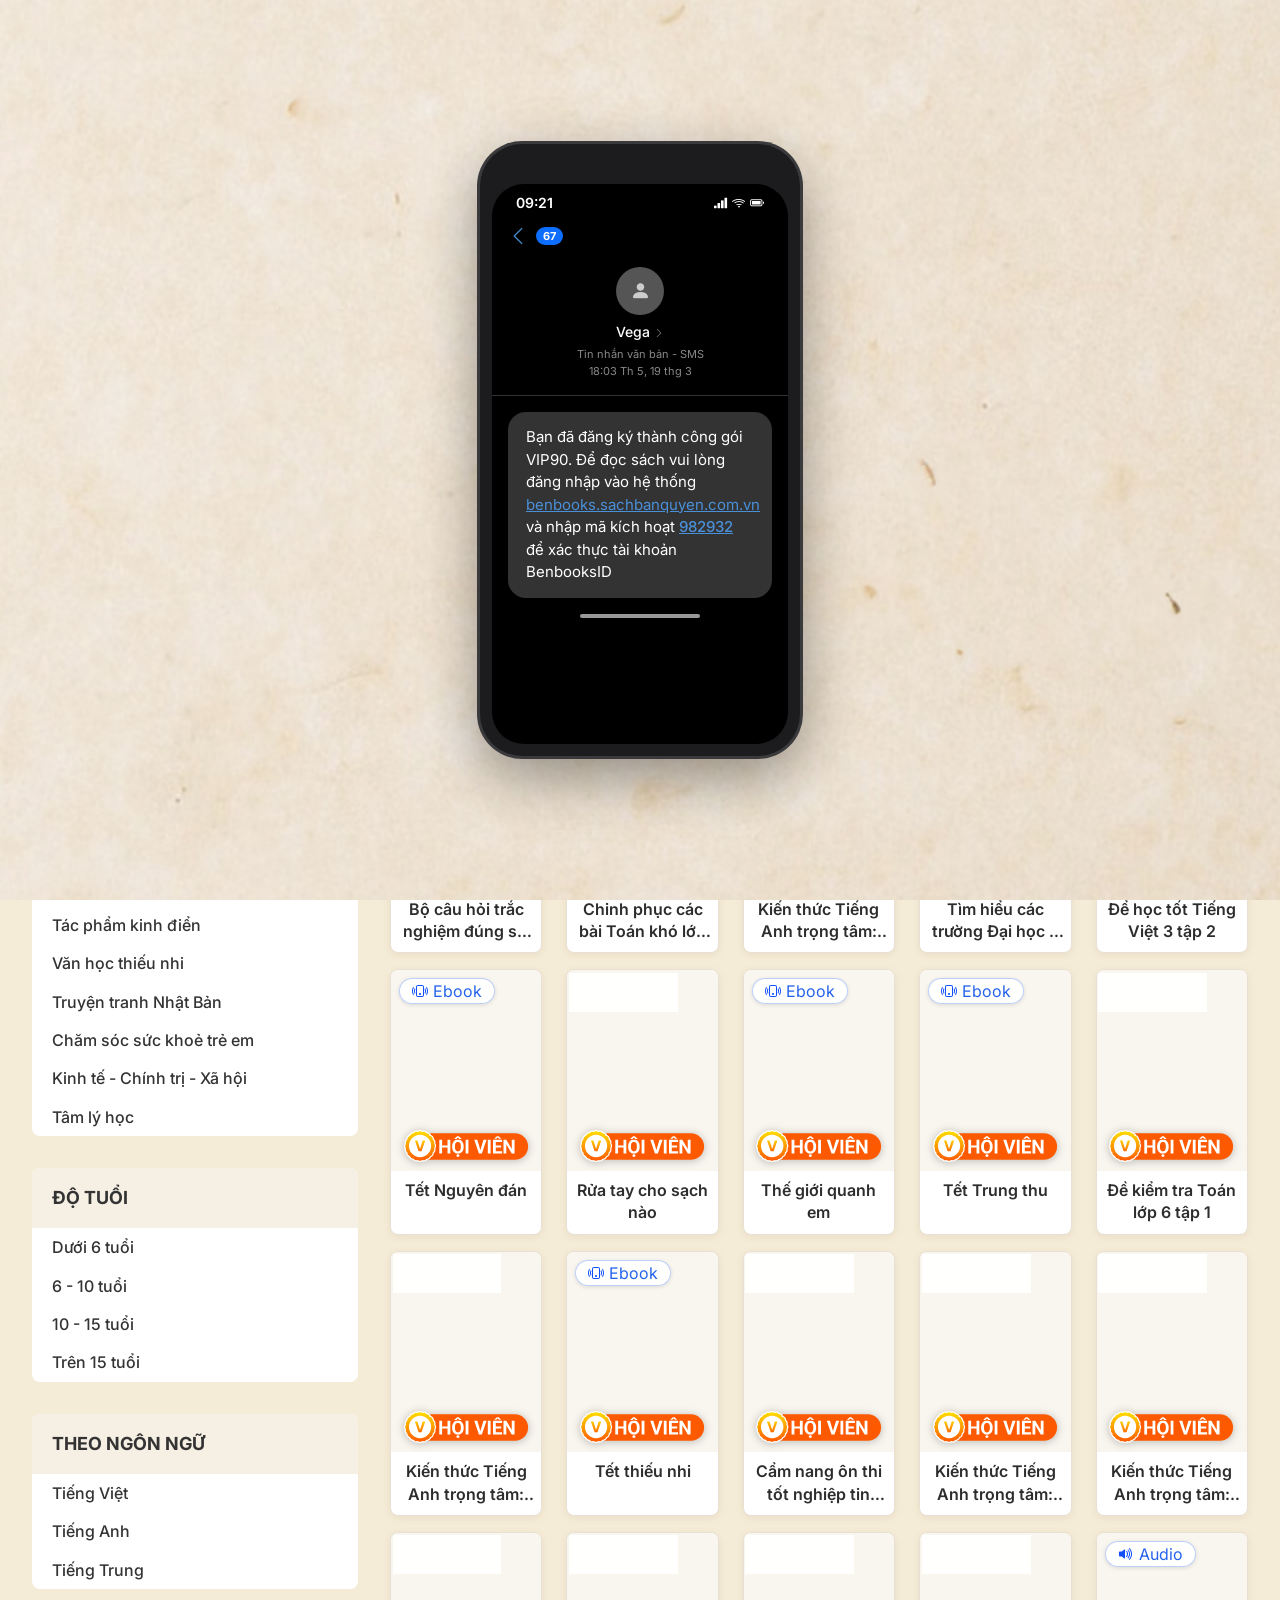
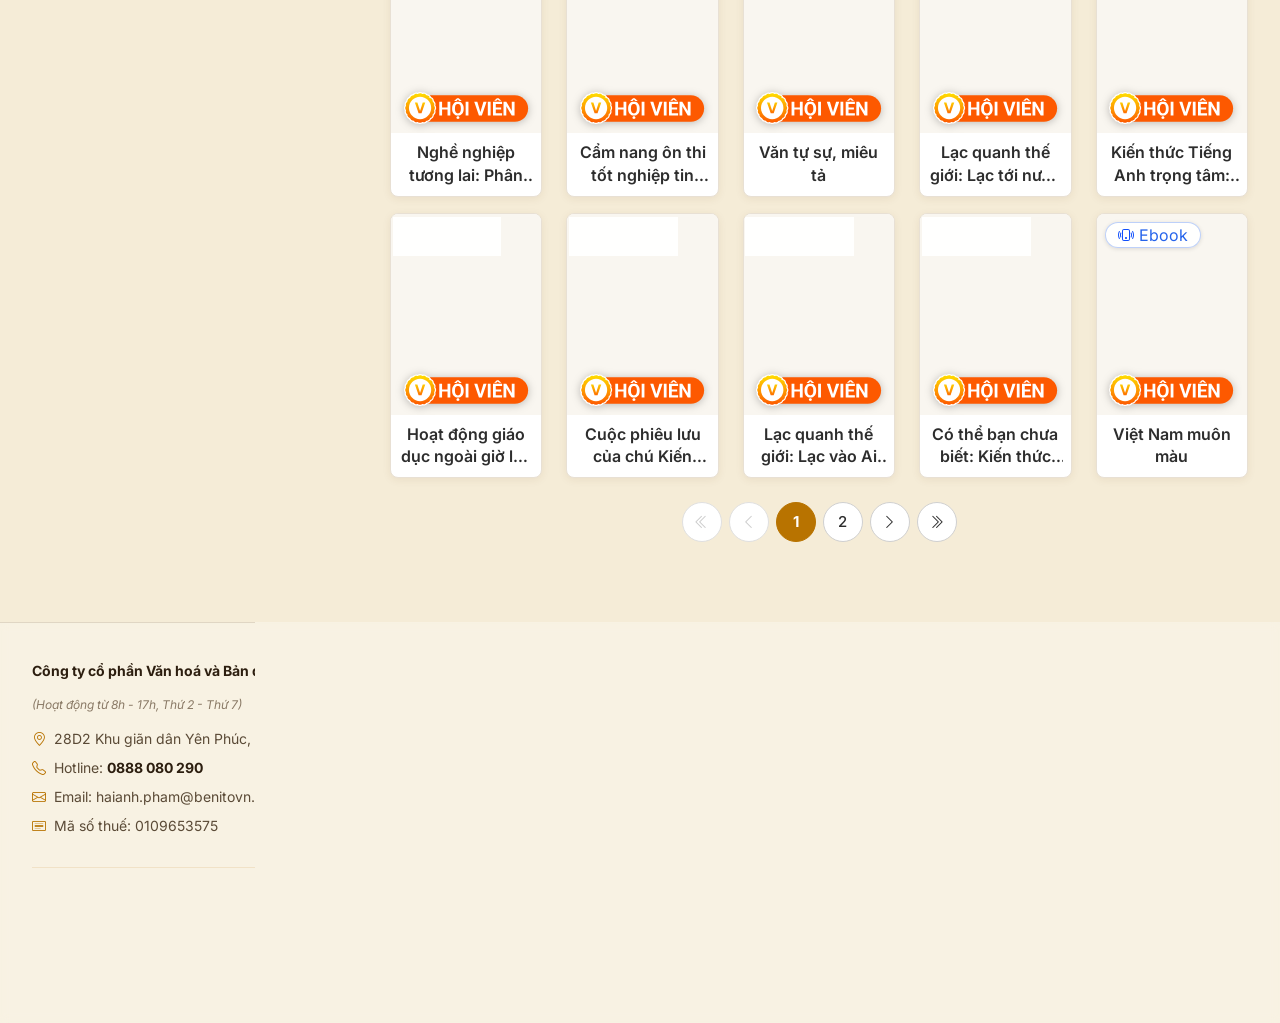
<file: index.html>
<!DOCTYPE html>
<html lang="vi">
<head>
  <meta charset="UTF-8">
  <meta name="viewport" content="width=device-width, initial-scale=1.0">
  <title>BenBooks – Trang Đọc Sách VIP Cá Nhân</title>
  <meta name="description" content="Nền tảng đọc sách bản quyền dành cho hội viên VIP. Khám phá hàng nghìn đầu sách Ebook và Audiobook chất lượng cao.">
  <!-- Bootstrap 5 -->
  <link href="https://cdn.jsdelivr.net/npm/bootstrap@5.3.3/dist/css/bootstrap.min.css" rel="stylesheet">
  <!-- Google Fonts -->
  <link rel="preconnect" href="https://fonts.googleapis.com">
  <link rel="preconnect" href="https://fonts.gstatic.com" crossorigin>
  <link href="https://fonts.googleapis.com/css2?family=Inter:wght@300;400;500;600;700;800&family=Roboto:wght@300;400;500;600;700;800&display=swap" rel="stylesheet">
  <!-- Bootstrap Icons -->
  <link href="https://cdn.jsdelivr.net/npm/bootstrap-icons@1.11.3/font/bootstrap-icons.min.css" rel="stylesheet">
  <!-- BenBooks CSS -->
  <link rel="stylesheet" href="css/variables.css">
  <link rel="stylesheet" href="css/style.css">
</head>
<body data-page="homepage">

  <!-- ═══════════════════════════════════════════════════
       SMS MOCKUP OVERLAY (shown when not logged in)
       ═══════════════════════════════════════════════════ -->
  <div id="smsOverlay" class="sms-overlay" style="display:none;">
    <div class="d-flex align-items-center justify-content-center" style="min-height:100vh;">
      <div class="iphone-mockup">
        <div class="iphone-notch"></div>
        <div class="iphone-screen">
          <!-- Status bar -->
          <div class="iphone-statusbar">
            <span>09:21</span>
            <span>
              <i class="bi bi-reception-4"></i>
              <i class="bi bi-wifi"></i>
              <i class="bi bi-battery-full"></i>
            </span>
          </div>
          <!-- Back + Contact -->
          <div class="px-3 pb-2 d-flex align-items-center gap-2">
            <span style="color:#4A90D9; font-size:20px;"><i class="bi bi-chevron-left"></i></span>
            <span class="badge bg-primary rounded-pill" style="font-size:11px;">67</span>
          </div>
          <!-- SMS Header -->
          <div class="iphone-sms-header">
            <div class="sms-avatar"><i class="bi bi-person-fill"></i></div>
            <div class="sms-sender">Vega <i class="bi bi-chevron-right" style="font-size:10px;color:#888"></i></div>
            <div class="sms-meta">Tin nhắn văn bản - SMS<br>18:03 Th 5, 19 thg 3</div>
          </div>
          <!-- SMS Bubble -->
          <div class="sms-bubble">
            Bạn đã đăng ký thành công gói VIP90. Để đọc sách vui lòng đăng nhập vào hệ thống
            <a href="#" onclick="closeSmsOverlay(); showActivateModal(); return false;">benbooks.sachbanquyen.com.vn</a>
            và nhập mã kích hoạt
            <span class="sms-code">982932</span>
            để xác thực tài khoản BenbooksID
          </div>
          <!-- Home bar -->
          <div style="flex:1"></div>
          <div class="iphone-home-bar"></div>
        </div>
      </div>
    </div>
  </div>

  <!-- ═══════════════════════════════════════════════════
       HOMEPAGE CONTENT
       ═══════════════════════════════════════════════════ -->

  <!-- HEADER -->
  <div id="app-header"></div>

  <!-- MAIN CONTENT -->
  <main class="container-fluid bb-container py-4">
    <div class="row">

      <!-- Sidebar -->
      <div class="col-lg-3 col-md-4">
        <div class="bb-sidebar mb-3" id="sidebarHomepage">
          <!-- Rendered by JS -->
        </div>
      </div>

      <!-- Main Content -->
      <div class="col-lg-9 col-md-8">
        <!-- Banner -->
        <div class="bb-banner">
          <img src="assets/img/banner-welcome.jpg" alt="Chào mừng đến với tủ sách Benbooks dành cho hội viên">
        </div>

        <!-- Section Title -->
        <div class="d-flex align-items-center justify-content-between flex-wrap mb-3">
          <h5 class="text-h5-18-b mb-0">TẤT CẢ SÁCH (<span id="bookCount">0</span>)</h5>
        </div>

        <!-- Filter Bar -->
        <div class="bb-filter-bar">
          <div class="bb-filter-tabs">
            <button class="btn btn-filter-active" onclick="filterBooksHomepage('all', this)"><i class="bi bi-grid-3x3-gap me-1"></i> Tất cả</button>
            <button class="btn btn-filter" onclick="filterBooksHomepage('Ebook', this)"><img src="assets/img/ebook-tag.svg" alt="" class="filter-icon"> Ebook</button>
            <button class="btn btn-filter" onclick="filterBooksHomepage('Audio', this)"><img src="assets/img/audio-tag.svg" alt="" class="filter-icon"> Audio</button>
          </div>
          <div class="bb-sort-bar d-none d-md-flex align-items-center gap-1">
            <span class="sort-label me-1">Sắp xếp theo:</span>
            <a href="#" class="active" onclick="sortBooks(event, 'popular', this)">Bán chạy</a>
            <a href="#" onclick="sortBooks(event, 'views', this)">Phổ biến</a>
            <a href="#" onclick="sortBooks(event, 'newest', this)">Mới nhất</a>
            <a href="#" onclick="sortBooks(event, 'price', this)">Theo giá</a>
          </div>
        </div>

        <!-- Book Grid -->
        <div class="row g-3" id="bookGrid">
          <!-- Rendered by JS -->
        </div>

        <!-- Pagination -->
        <nav class="mt-4 d-flex justify-content-center">
          <ul class="pagination bb-pagination" id="paginationNav">
            <!-- Rendered by JS -->
          </ul>
        </nav>
      </div>

    </div>
  </main>

  <!-- FOOTER -->
  <div id="app-footer"></div>

  <!-- Floating buttons -->
  <div class="float-buttons">
    <a href="#" class="float-btn float-btn-messenger" title="Chat Messenger">
      <img src="assets/img/Messenger.svg" alt="Messenger">
    </a>
    <a href="#" class="float-btn float-btn-zalo" title="Chat Zalo">
      <img src="assets/img/zalo.svg" alt="Zalo">
    </a>
    <button type="button" class="float-btn float-btn-scroll-top" id="scrollTopBtn" title="Lên đầu trang" onclick="window.scrollTo({top:0,behavior:'smooth'})">
      <i class="bi bi-chevron-up"></i>
    </button>
  </div>


  <!-- ═══════════════════════════════════════════════════
       MODALS
       ═══════════════════════════════════════════════════ -->

  <!-- Modal Kích hoạt -->
  <div class="modal fade modal-activate" id="modalActivate" tabindex="-1" data-bs-backdrop="static">
    <div class="modal-dialog modal-dialog-centered custom-width-modal">
      <div class="modal-content">
        <div class="modal-body position-relative text-center">
          <button type="button" class="btn-close position-absolute top-0 end-0 m-3" data-bs-dismiss="modal" aria-label="Đóng"></button>
          <h4 class="activate-title">Truy cập vào Benbook Data</h4>
          <button class="btn btn-activate" id="btnActivate" onclick="window.location.href='login.html'">KÍCH HOẠT TÀI KHOẢN</button>
        </div>
      </div>
    </div>
  </div>

  <!-- Modal Chào mừng -->
  <div class="modal fade modal-welcome" id="modalWelcome" tabindex="-1" data-bs-backdrop="static">
    <div class="modal-dialog modal-dialog-centered">
      <div class="modal-content" style="max-width:420px;margin:auto;">
        <div class="modal-body position-relative text-center" style="padding:48px 32px 40px;">
          <button type="button" class="btn-close position-absolute top-0 end-0 m-3" data-bs-dismiss="modal" aria-label="Đóng"></button>
          <div class="welcome-vip-icon">
            <img src="assets/img/vip-icon.svg" alt="VIP" width="72" height="72">
          </div>
          <div class="welcome-text">Chào mừng đến với gói đọc Benbooks<br>dành cho hội viên</div>
          <div class="time-remaining">
            Thời Gian Còn Lại: <span class="days">31 Ngày</span>
          </div>
          <hr style="border-color:#e8e0ce;margin:24px 0;">
          <button class="btn btn-brand btn-lg px-5 welcome-btn" onclick="closeWelcomeModal()">VÀO ĐỌC SÁCH</button>
        </div>
      </div>
    </div>
  </div>


  <!-- Scripts -->
  <script src="https://cdn.jsdelivr.net/npm/bootstrap@5.3.3/dist/js/bootstrap.bundle.min.js"></script>
  <script src="js/data.js"></script>
  <script src="js/components.js"></script>
  <script src="js/app.js"></script>
</body>
</html>
</file>
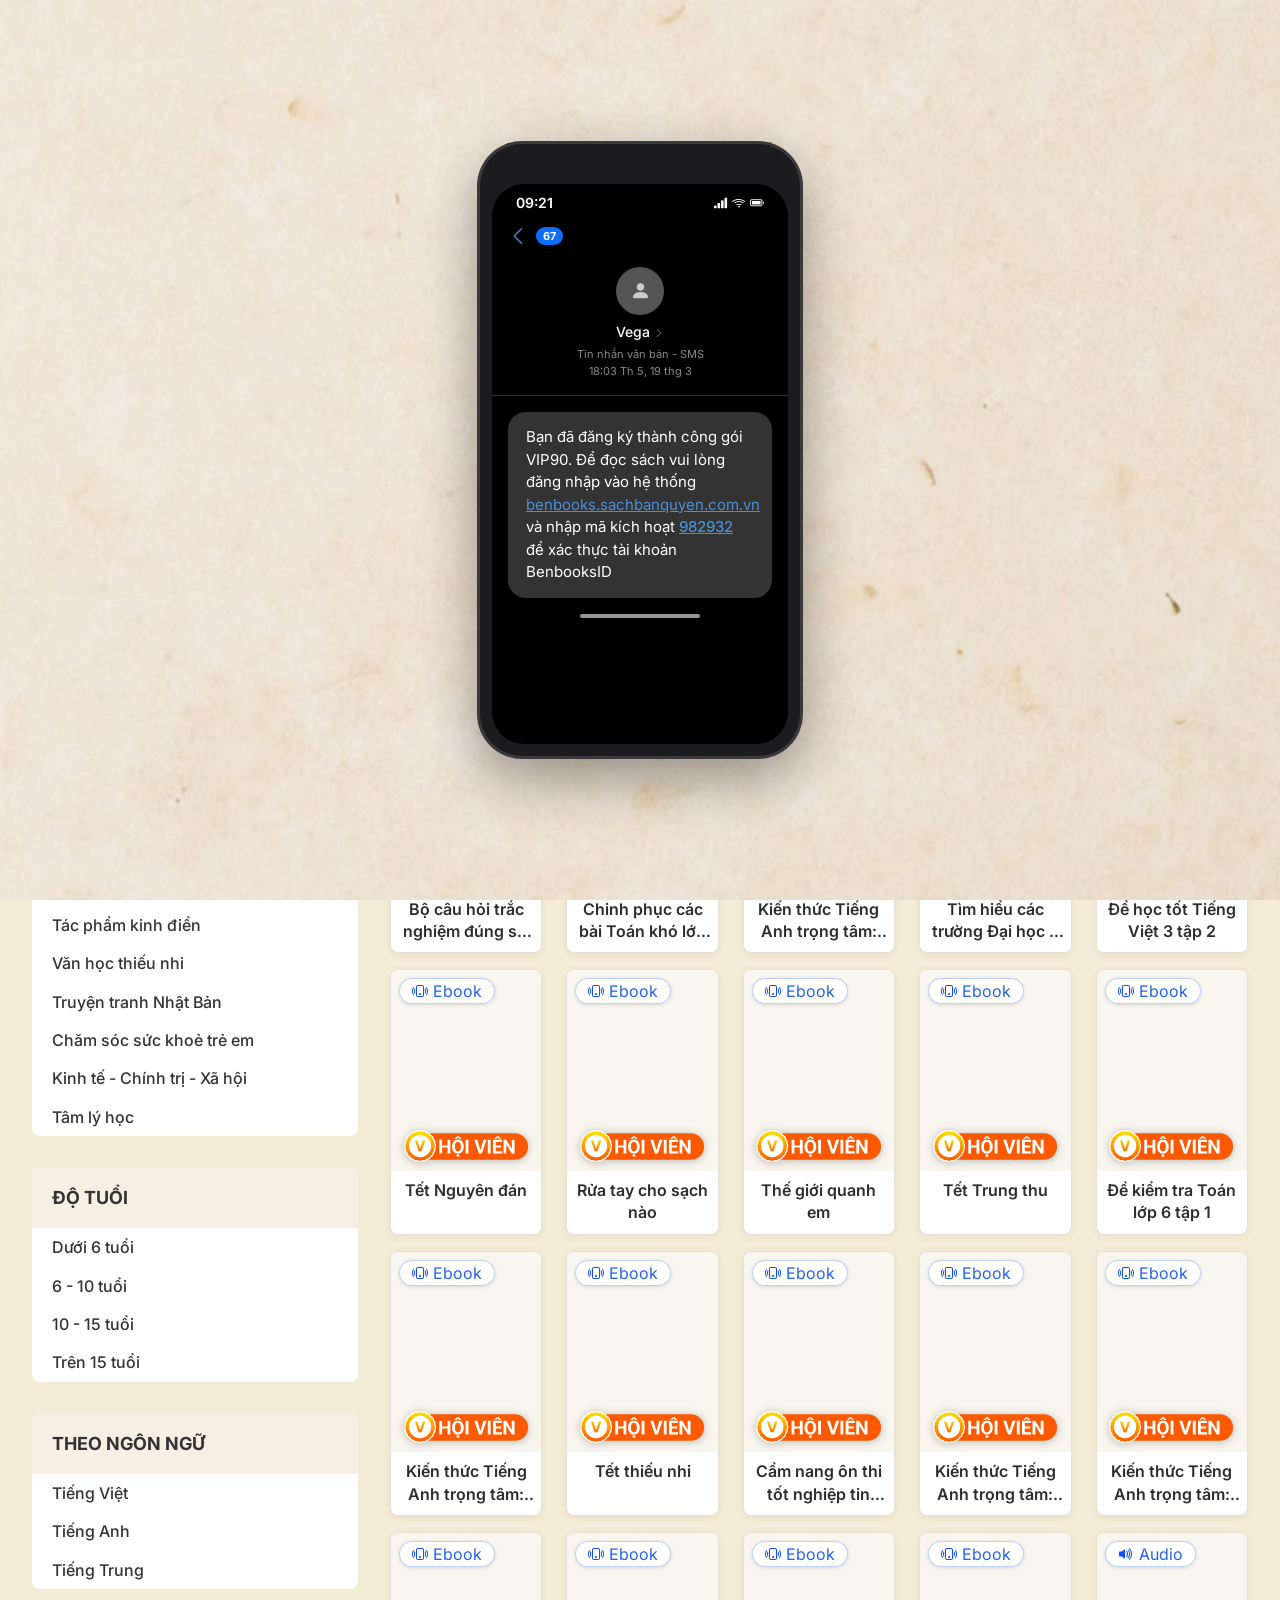
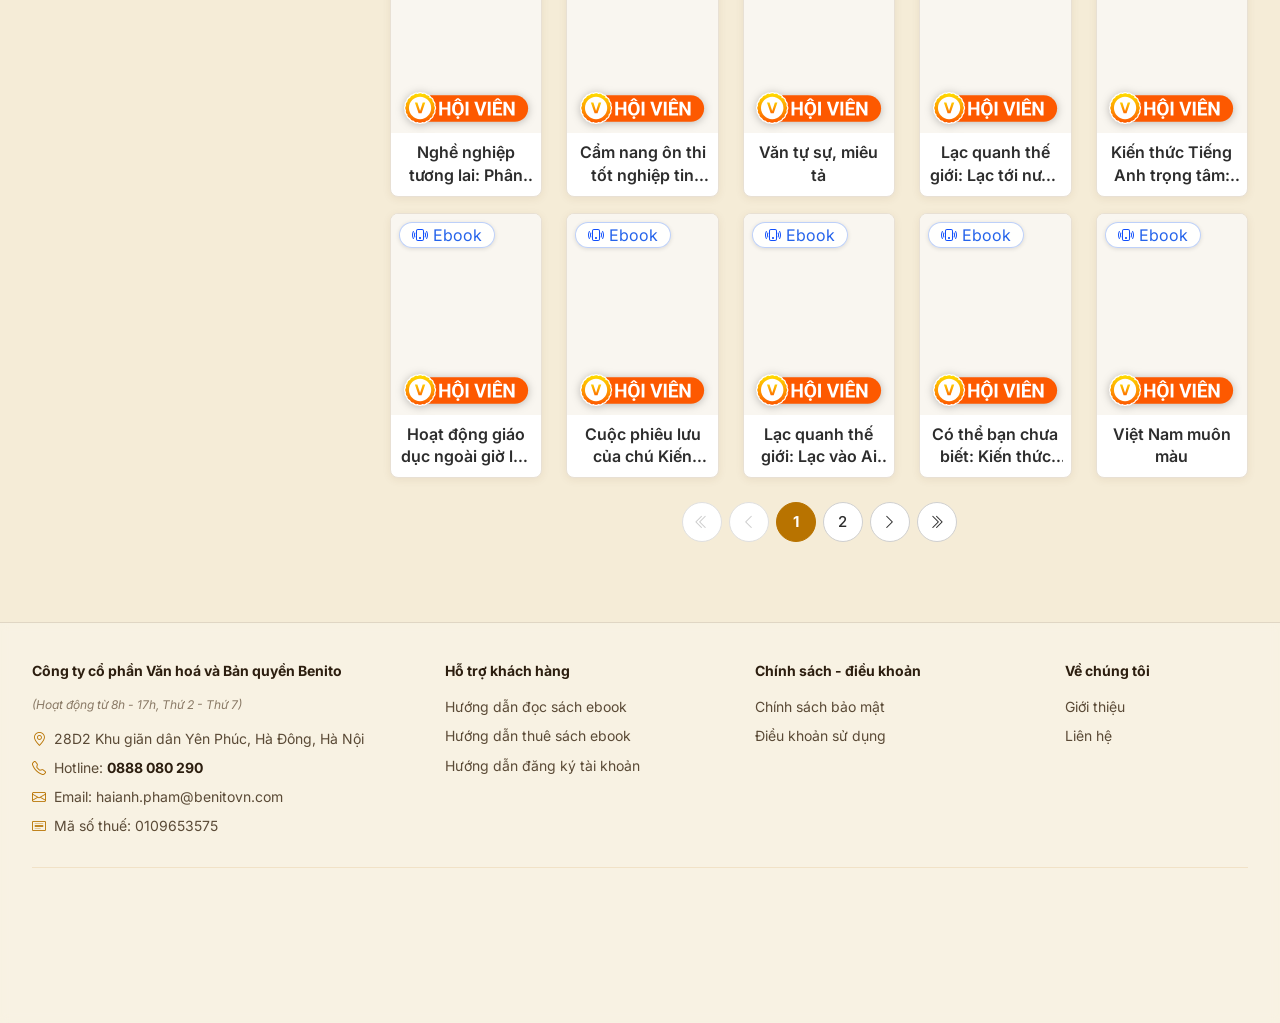
<file: book-detail.html>
<!DOCTYPE html>
<html lang="vi">
<head>
  <meta charset="UTF-8">
  <meta name="viewport" content="width=device-width, initial-scale=1.0">
  <title>BenBooks – Chi tiết sách</title>
  <meta name="description" content="Xem chi tiết sách trên BenBooks – Nền tảng đọc sách bản quyền dành cho hội viên VIP.">
  <link href="https://cdn.jsdelivr.net/npm/bootstrap@5.3.3/dist/css/bootstrap.min.css" rel="stylesheet">
  <link rel="preconnect" href="https://fonts.googleapis.com">
  <link rel="preconnect" href="https://fonts.gstatic.com" crossorigin>
  <link href="https://fonts.googleapis.com/css2?family=Inter:wght@300;400;500;600;700;800&family=Roboto:wght@300;400;500;600;700;800&display=swap" rel="stylesheet">
  <link href="https://cdn.jsdelivr.net/npm/bootstrap-icons@1.11.3/font/bootstrap-icons.min.css" rel="stylesheet">
  <link rel="stylesheet" href="css/variables.css">
  <link rel="stylesheet" href="css/style.css">
</head>
<body data-page="book-detail">
  <!-- HEADER CHUNG -->
  <div id="app-header"></div>

  <!-- SECTION: Chi tiết sách (Nền trắng full-width) -->
  <div class="book-detail-wrapper">
    <div class="container-fluid bb-container py-3">

      <!-- BREADCRUMB -->
      <nav aria-label="breadcrumb" class="bg-white p-3 rounded-3 mb-4">
        <ol class="breadcrumb m-0 text-small-14">
          <li class="breadcrumb-item"><a href="index.html" class="text-dark-text text-decoration-none"><i class="bi bi-house-door-fill text-hidden me-1"></i></a></li>
          <li class="breadcrumb-item"><a href="#" class="text-dark-text text-decoration-none">Ebook</a></li>
          <li class="breadcrumb-item active text-brand" aria-current="page">Chi tiết sách</li>
        </ol>
      </nav>

      <!-- HERO SECTION -->
      <div class="book-detail-hero bg-white shadow-sm">
        <div class="row g-5">

          <!-- CỘT TRÁI: HÌNH ẢNH (Tỉ lệ 1:1) -->
          <div class="col-md-6 col-lg-6">
            <!-- Khung vuông chứa ảnh bìa -->
            <div class="book-cover-square-box position-relative">
              <div class="badge-top-left" id="detailBadgeType">
                <!-- JS render tag Ebook/Audio -->
              </div>
              <div class="book-cover-inner" id="detailCoverImage">
                <!-- JS render ảnh bìa chính -->
              </div>
              <div class="badge-bottom-center">
                <img src="assets/img/tag-hoi-vien.svg" alt="Hội Viên" class="tag-hoi-vien-img">
              </div>
            </div>

            <!-- Dải ảnh Thumbnail -->
            <div class="book-thumbs-slider mt-3 d-flex align-items-center gap-2">
              <button class="btn btn-sm btn-light rounded-circle thumb-nav-btn"><i class="bi bi-chevron-left text-muted"></i></button>
              <div class="thumbs-track flex-grow-1 d-flex gap-3 overflow-hidden" id="detailThumbsList">
                <!-- JS render thumbnail -->
              </div>
              <button class="btn btn-sm btn-light rounded-circle thumb-nav-btn"><i class="bi bi-chevron-right text-muted"></i></button>
            </div>
          </div>

          <!-- CỘT PHẢI: THÔNG TIN SÁCH (Tỉ lệ 1:1) -->
          <div class="col-md-6 col-lg-6">
            <div class="book-info-main ps-lg-4" id="detailInfoMain">
              <!-- JS render Title, Rating, Meta, Format Selector và CTA -->
            </div>
          </div>

        </div>
      </div>

      <!-- ══════ 2-COL LAYOUT: Main (left) + Sidebar (right) ══════ -->
      <div class="row g-4 mb-5">
        <!-- MAIN LEFT -->
        <div class="col-lg-8 col-xl-9" id="main-content-col">

          <!-- 1. Tác giả + Nhà phát hành -->
          <div class="card border-light rounded-3 mb-4 shadow-sm" style="border-color: #E8E0CE !important;">
            <div class="card-body p-0">
              <div class="row g-0">
                <!-- Tác giả -->
                <div class="col-md-6 p-4 border-end" style="border-color: #E8E0CE !important;">
                  <div class="text-hidden text-body-16-m mb-3">Tác giả</div>
                  <div class="d-flex align-items-center justify-content-between">
                    <div class="d-flex align-items-center gap-3">
                      <div class="position-relative">
                        <img src="https://images.pexels.com/photos/774909/pexels-photo-774909.jpeg?auto=compress&cs=tinysrgb&w=150&h=150&dpr=1" alt="Author" class="rounded-circle object-fit-cover" width="56" height="56">
                        <i class="bi bi-check-circle-fill text-success position-absolute bottom-0 end-0 bg-white rounded-circle lh-1" style="font-size: 14px; transform: translate(10%, 10%);"></i>
                      </div>
                      <div>
                        <div class="text-h5-18-b text-dark-text">Elizabeth Cole</div>
                        <div class="text-body-16-r text-hidden">Chủ biên</div>
                      </div>
                    </div>
                    <button class="btn btn-sm rounded-pill px-4 py-2 text-brand fw-bold" style="background-color: var(--c-bg-paper);">Xem chi tiết</button>
                  </div>
                </div>
                <!-- Được bán bởi -->
                <div class="col-md-6 p-4">
                  <div class="text-hidden text-body-16-m mb-3">Được bán bởi:</div>
                  <div class="d-flex align-items-center gap-3">
                    <img src="assets/img/benito-logo-short.svg" alt="Benito" class="rounded-3 object-fit-cover bg-white border border-light p-1" width="56" height="56">
                    <div>
                      <div class="text-h5-18-b text-dark-text mb-1">Công ty CP văn hóa và bản quyền Benito</div>
                      <div class="text-small-14 text-dark-text d-flex align-items-center gap-1">
                        <i class="bi bi-shield-check text-success fs-5 lh-1"></i> Nhà phát hành tin cậy
                      </div>
                    </div>
                  </div>
                </div>
              </div>
            </div>
          </div>

          <!-- 2. Thông tin xuất bản -->
          <div class="card rounded-3 mb-4 shadow-sm" style="border-color: #E8E0CE !important; background-color: #FAF6F0;">
            <div class="card-header bg-transparent border-0 pt-4 px-4 pb-0">
              <h3 class="text-h4-20-b text-dark-text m-0 text-uppercase">THÔNG TIN XUẤT BẢN</h3>
            </div>
            <div class="card-body p-0 mt-3">
              <div class="row g-0 border-top" style="border-color: #E8E0CE !important;">

                <!-- Cột 1: Thông tin xuất bản -->
                <div class="col-md-6 border-end" style="border-color: #E8E0CE !important;">
                  <div class="d-flex border-bottom p-3 align-items-center" style="border-color: #E8E0CE !important;">
                    <div class="text-body-16-m text-dark-text d-flex align-items-center gap-2" style="width: 140px;"><i class="bi bi-buildings fs-5 text-hidden"></i> NXB:</div>
                    <div class="text-body-16-r text-dark-text flex-grow-1">Nhà Xuất Bản xây dựng</div>
                  </div>
                  <div class="d-flex border-bottom p-3 align-items-center" style="border-color: #E8E0CE !important;">
                    <div class="text-body-16-m text-dark-text d-flex align-items-center gap-2" style="width: 140px;"><i class="bi bi-clock fs-5 text-hidden"></i> Năm XB:</div>
                    <div class="text-body-16-r text-dark-text flex-grow-1">2019</div>
                  </div>
                  <div class="d-flex border-bottom p-3 align-items-center" style="border-color: #E8E0CE !important;">
                    <div class="text-body-16-m text-dark-text d-flex align-items-center gap-2" style="width: 140px;"><i class="bi bi-arrows-fullscreen fs-5 text-hidden"></i> Kt bìa:</div>
                    <div class="text-body-16-r text-dark-text flex-grow-1">16x24 cm</div>
                  </div>
                  <div class="d-flex border-bottom p-3 align-items-center" style="border-color: #E8E0CE !important;">
                    <div class="text-body-16-m text-dark-text d-flex align-items-center gap-2" style="width: 140px;"><i class="bi bi-globe-americas fs-5 text-hidden"></i> Quốc gia:</div>
                    <div class="text-body-16-r text-dark-text flex-grow-1">Đức</div>
                  </div>
                  <div class="d-flex p-3 align-items-center">
                    <div class="text-body-16-m text-dark-text d-flex align-items-center gap-2" style="width: 140px;"><i class="bi bi-upc-scan fs-5 text-hidden"></i> Mã ISBN:</div>
                    <div class="text-body-16-r text-dark-text flex-grow-1">978-604-82-3892-6</div>
                  </div>
                </div>

                <!-- Cột 2: Thông tin tác phẩm -->
                <div class="col-md-6">
                  <div class="d-flex border-bottom p-3 align-items-center" style="border-color: #E8E0CE !important;">
                    <div class="text-body-16-m text-dark-text d-flex align-items-center gap-2" style="width: 160px;"><i class="bi bi-translate fs-5 text-hidden"></i> Người dịch:</div>
                    <div class="text-body-16-r text-dark-text flex-grow-1">Phạm Vĩnh Cư</div>
                  </div>
                  <div class="d-flex border-bottom p-3 align-items-center" style="border-color: #E8E0CE !important;">
                    <div class="text-body-16-m text-dark-text d-flex align-items-center gap-2" style="width: 160px;"><i class="bi bi-book fs-5 text-hidden"></i> Loại sách:</div>
                    <div class="text-body-16-r text-dark-text flex-grow-1">Ebook; Sách giấy, Audio Book</div>
                  </div>
                  <div class="d-flex border-bottom p-3 align-items-center" style="border-color: #E8E0CE !important;">
                    <div class="text-body-16-m text-dark-text d-flex align-items-center gap-2" style="width: 160px;"><i class="bi bi-file-earmark-text fs-5 text-hidden"></i> Số trang:</div>
                    <div class="text-body-16-r text-dark-text flex-grow-1">202 trang</div>
                  </div>
                  <div class="d-flex border-bottom p-3 align-items-center" style="border-color: #E8E0CE !important;">
                    <div class="text-body-16-m text-dark-text d-flex align-items-center gap-2" style="width: 160px;"><i class="bi bi-globe fs-5 text-hidden"></i> Ngôn ngữ:</div>
                    <div class="text-body-16-r text-dark-text flex-grow-1">Tiếng Việt</div>
                  </div>
                  <div class="d-flex p-3 align-items-center">
                    <div class="text-body-16-m text-dark-text d-flex align-items-center gap-2" style="width: 160px;"><i class="bi bi-upc-scan fs-5 text-hidden"></i> Mã ISBN Điện tử:</div>
                    <div class="text-body-16-r text-dark-text flex-grow-1">978-604-82-3892-6</div>
                  </div>
                </div>

              </div>
            </div>
          </div>

          <!-- 3. Tabs Giới thiệu / Mục lục -->
          <div class="card rounded-3 mb-4 shadow-sm detail-tabs-wrapper" style="border-color: #E8E0CE !important;">
            <div class="card-header bg-transparent border-bottom p-0" style="border-color: #E8E0CE !important;">
              <ul class="nav nav-tabs border-0 custom-detail-tabs" role="tablist">
                <li class="nav-item" role="presentation">
                  <button class="nav-link active text-h5-18-b-upp text-dark-text px-4 py-3 border-0 bg-transparent position-relative" data-bs-toggle="tab" data-bs-target="#tab-intro" type="button" role="tab">GIỚI THIỆU</button>
                </li>
                <li class="nav-item" role="presentation">
                  <button class="nav-link text-h5-18-b text-hidden px-4 py-3 border-0 bg-transparent position-relative" data-bs-toggle="tab" data-bs-target="#tab-toc" type="button" role="tab">Mục lục</button>
                </li>
              </ul>
            </div>
            <div class="card-body p-4 pt-4">
              <div class="tab-content">
                <div class="tab-pane fade show active" id="tab-intro" role="tabpanel">
                  <h4 class="text-h4-20-b text-dark-text mb-3">Cơ thể siêu rắc rối</h4>
                  <div class="text-body-16-r text-dark-text mb-4" style="line-height: 1.6;">
                    <p>Là một cuốn sách hay không chỉ về tình mẫu tử thiêng liêng mà còn bởi những kỹ năng nuôi dạy con khôn khéo, tuyệt vời mà nữ tác giả Dương Văn mang tới cho độc giả.</p>
                    <p>Một cô thợ may trở thành sinh viên đại học, đi du học ở Anh, là giảng viên của một trường đại học, là thạc sĩ rồi giáo sư, trở thành chủ tịch hội đồng quản trị của một trong những học viện nổi tiếng...</p>
                    <p>Một cậu bé thông minh, ham đọc sách từ nhỏ, luôn vui vẻ, say mê khám phá, là học sinh giỏi, trở thành sinh viên rồi tiến sĩ của trường Cambridge... Đó chính là quá trình đồng hành cùng con trai của Dương Văn.</p>
                    <p>Việc kiên trì quan điểm giáo dục tố chất, giáo dục vui vẻ đã giúp người mẹ này bồi dưỡng nên một tiến sĩ Cambridge vui vẻ, lương thiện, toàn diện. Đặc biệt là khi con trai trưởng thành thì người mẹ cũng tỏa sáng.</p>
                    <p>Mẹ luôn đồng hành cùng con không chỉ là lý luận giáo dục tố chất gia đình của một chuyên gia giáo dục mà còn là sự tổng kết kinh nghiệm dạy con của một người mẹ yêu con một cách khoa học.</p>
                  </div>
                  <div class="text-center mt-3 pt-3 border-top" style="border-color: #E8E0CE !important;">
                    <button class="btn btn-link text-brand text-decoration-none text-body-16-m p-0 d-inline-flex align-items-center gap-2">
                      <i class="bi bi-chevron-down"></i> Xem đầy đủ
                    </button>
                  </div>
                </div>
                <div class="tab-pane fade" id="tab-toc" role="tabpanel">
                  <p class="text-body-16-r text-dark-text">Nội dung mục lục...</p>
                </div>
              </div>
            </div>
          </div>

          <!-- 4. Bình luận -->
          <div class="card rounded-3 mb-5 shadow-sm" style="border-color: #E8E0CE !important; background-color: #FAF6F0;">
            <div class="card-header bg-transparent border-bottom p-4 pb-3" style="border-color: #FFFFFF !important;">
              <h3 class="text-h4-20-b text-dark-text m-0 text-uppercase">BÌNH LUẬN</h3>
            </div>
            <div class="card-body p-4 rounded-bottom" style="border-top: 1px solid #E8E0CE;">
              <!-- Comment item -->
              <div class="d-flex mb-4">
                <div class="flex-shrink-0 me-3">
                  <div class="rounded-circle d-flex align-items-center justify-content-center text-hidden fw-bold" style="width: 40px; height: 40px; background-color: #EBEBEB;">T</div>
                </div>
                <div class="flex-grow-1">
                  <div class="text-body-16-m text-dark-text mb-2">Tiến</div>
                  <p class="text-body-16-r text-hidden mb-2">Mình không mua được sách Ad ơi?</p>
                  <div class="d-flex align-items-center gap-3 text-small-14">
                    <a href="#" class="text-link text-decoration-none fw-medium">Trả lời</a>
                    <span class="text-hidden">- 23 giờ trước</span>
                  </div>

                  <!-- Reply item -->
                  <div class="d-flex mt-3 border border-light" style="background-color: #F9F9F9; padding: 16px; border-radius: 8px;">
                    <div class="flex-shrink-0 me-3">
                      <img src="assets/img/benbooks-logo.svg" alt="Admin" class="rounded-circle bg-danger p-1 object-fit-cover" width="32" height="32">
                    </div>
                    <div class="flex-grow-1">
                      <div class="d-flex align-items-center gap-2 mb-2">
                        <span class="text-body-16-m text-dark-text">Thành Luân</span>
                        <span class="badge text-dark px-2 py-1 rounded" style="background-color: #F8CB4B; font-size: 12px; font-weight: normal;">Quản Trị Viên</span>
                      </div>
                      <p class="text-body-16-r text-hidden mb-1">Chào bạn!</p>
                      <p class="text-body-16-r text-hidden mb-1">Bên mình đã nhắn tin hướng dẫn, bạn vui lòng kiểm tra email nhé!</p>
                      <p class="text-body-16-r text-hidden mb-2">Xin cảm ơn bạn.</p>
                      <div class="d-flex align-items-center gap-3 text-small-14 mt-2">
                        <a href="#" class="text-link text-decoration-none fw-medium">Trả lời</a>
                        <span class="text-hidden">- 23 giờ trước</span>
                      </div>
                    </div>
                  </div>
                </div>
              </div>

              <!-- Comment form -->
              <div class="mt-4 pt-3 border-top" style="border-color: #E8E0CE !important;">
                <textarea class="form-control mb-4 p-3 border-light rounded-3 shadow-sm text-body-16-r" rows="3" placeholder="Mời Bạn để lại bình luận..." style="resize: none;"></textarea>
                <div class="text-center">
                  <button class="btn btn-brand px-5 py-2 text-body-16-m shadow-sm">Gửi bình luận</button>
                </div>
              </div>
            </div>
          </div>

          <!-- 5. Sách cùng chủ đề -->
          <div class="mb-5 related-books-section">
            <div class="d-flex align-items-center justify-content-between mb-4">
              <h3 class="text-h4-20-b text-dark-text text-uppercase m-0">SÁCH CÙNG CHỦ ĐỀ</h3>
              <div class="scroll-nav">
                <button type="button" class="btn btn-sm btn-light rounded-circle shadow-sm" onclick="scrollSection('relatedBooksGrid', -1)"><i class="bi bi-chevron-left"></i></button>
                <button type="button" class="btn btn-sm btn-light rounded-circle shadow-sm" onclick="scrollSection('relatedBooksGrid', 1)"><i class="bi bi-chevron-right"></i></button>
              </div>
            </div>
            <div id="relatedBooksGrid"></div>
          </div>
        </div>

        <!-- SIDEBAR RIGHT -->
        <div class="col-lg-3 col-md-4">
          <div class="bb-sidebar mb-3" id="sidebarDetail">
            <!-- Rendered by JS -->
          </div>
        </div>
      </div>

    </div>
  </div>

  <!-- GỢI Ý CHO BẠN — full width background -->
  <section class="suggested-section pt-5 pb-0 m-0" style="background-color: #FAF6F0;">
    <div class="container-fluid bb-container">
      <div class="d-flex align-items-center justify-content-between mb-4">
        <h2 class="text-h4-20-b text-dark-text m-0 text-uppercase">GỢI Ý CHO BẠN</h2>
        <div class="scroll-nav">
          <button type="button" class="btn btn-sm btn-light rounded-circle shadow-sm" onclick="scrollSection('suggestedBooksGrid', -1)"><i class="bi bi-chevron-left"></i></button>
          <button type="button" class="btn btn-sm btn-light rounded-circle shadow-sm" onclick="scrollSection('suggestedBooksGrid', 1)"><i class="bi bi-chevron-right"></i></button>
        </div>
      </div>
      <div id="suggestedBooksGrid"></div>
    </div>
  </section>

  <!-- Ẩn thanh scroll của track ngang -->
  <style>
    #suggested-track::-webkit-scrollbar {
      display: none;
    }
    
    
    
  </style>

  <!-- FOOTER -->
  <div id="app-footer"></div>

  <!-- Floating buttons -->
  <div class="float-buttons">
    <a href="#" class="float-btn float-btn-messenger" title="Chat Messenger">
      <img src="assets/img/Messenger.svg" alt="Messenger">
    </a>
    <a href="#" class="float-btn float-btn-zalo" title="Chat Zalo">
      <img src="assets/img/zalo.svg" alt="Zalo">
    </a>
    <button type="button" class="float-btn float-btn-scroll-top" id="scrollTopBtn" title="Lên đầu trang" onclick="window.scrollTo({top:0,behavior:'smooth'})">
      <i class="bi bi-chevron-up"></i>
    </button>
  </div>

  <script src="https://cdn.jsdelivr.net/npm/bootstrap@5.3.3/dist/js/bootstrap.bundle.min.js"></script>
  <script src="js/data.js"></script>
  <script src="js/components.js"></script>
  <script src="js/app.js"></script>
</body>
</html>
</file>
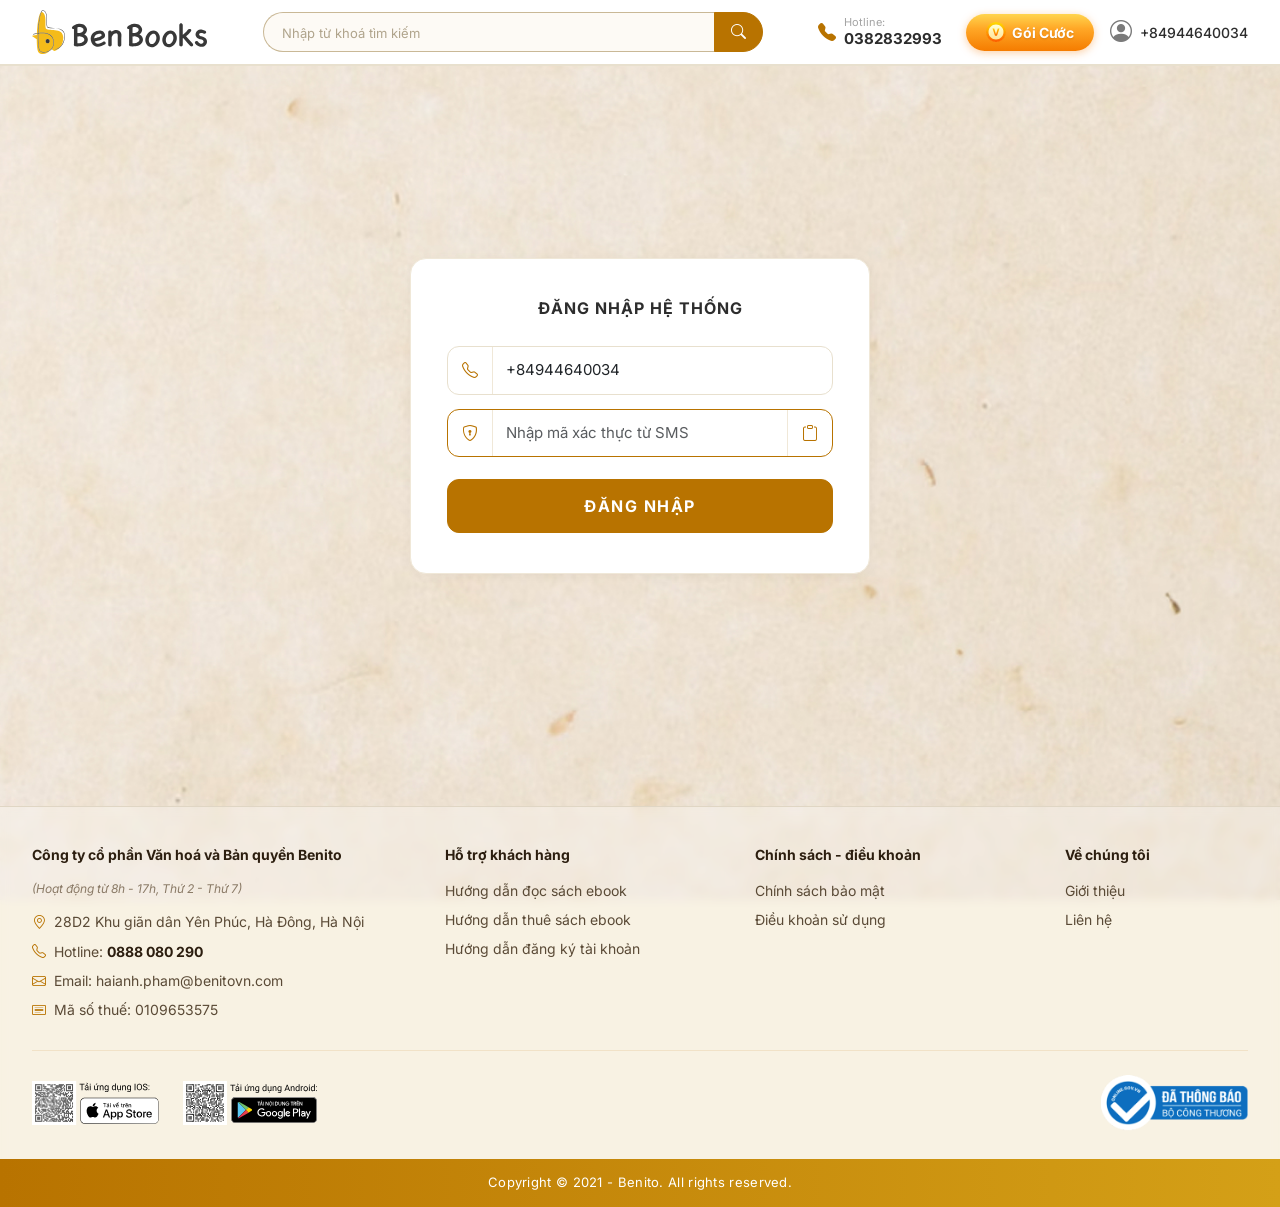
<file: login.html>
<!DOCTYPE html>
<html lang="vi">
<head>
  <meta charset="UTF-8">
  <meta name="viewport" content="width=device-width, initial-scale=1.0">
  <title>BenBooks – Đăng nhập hệ thống</title>
  <meta name="description" content="Đăng nhập vào BenBooks bằng mã xác thực SMS để truy cập thư viện sách VIP bản quyền.">
  <!-- Bootstrap 5 -->
  <link href="https://cdn.jsdelivr.net/npm/bootstrap@5.3.3/dist/css/bootstrap.min.css" rel="stylesheet">
  <!-- Google Fonts -->
  <link rel="preconnect" href="https://fonts.googleapis.com">
  <link rel="preconnect" href="https://fonts.gstatic.com" crossorigin>
  <link href="https://fonts.googleapis.com/css2?family=Inter:wght@300;400;500;600;700;800&family=Roboto:wght@300;400;500;600;700;800&display=swap" rel="stylesheet">
  <!-- Bootstrap Icons -->
  <link href="https://cdn.jsdelivr.net/npm/bootstrap-icons@1.11.3/font/bootstrap-icons.min.css" rel="stylesheet">
  <!-- BenBooks CSS -->
  <link rel="stylesheet" href="css/variables.css">
  <link rel="stylesheet" href="css/style.css">
</head>
<body data-page="login">

  <!-- HEADER -->
  <div id="app-header"></div>

  <!-- LOGIN FORM -->
  <div class="login-section">
    <div class="login-card">
      <h4>Đăng nhập hệ thống</h4>
      <form id="loginForm" onsubmit="handleLogin(event)">
        <div class="input-group">
          <span class="input-group-text"><i class="bi bi-telephone"></i></span>
          <input type="text" class="form-control" id="loginPhone" value="+84944640034" readonly>
        </div>
        <div class="input-group">
          <span class="input-group-text"><i class="bi bi-shield-lock"></i></span>
          <input type="text" class="form-control" id="loginCode" placeholder="Nhập mã xác thực từ SMS">
          <span class="input-group-text" style="cursor:pointer;" onclick="pasteLoginCode()" title="Dán mã từ clipboard"><i class="bi bi-clipboard"></i></span>
        </div>
        <button type="submit" class="btn btn-brand btn-login" id="btnLogin">ĐĂNG NHẬP</button>
      </form>
    </div>
  </div>

  <!-- FOOTER -->
  <div id="app-footer"></div>

  <!-- Scripts -->
  <script src="https://cdn.jsdelivr.net/npm/bootstrap@5.3.3/dist/js/bootstrap.bundle.min.js"></script>
  <script src="js/data.js"></script>
  <script src="js/components.js"></script>
  <script src="js/app.js"></script>
</body>
</html>
</file>
<file: css/variables.css>
/* =====================================================
   BenBooks – Design System Tokens (variables.css)
   Vintage · Classic · Sang trọng
   ===================================================== */

/* ── 1. COLOR PALETTE ── */
:root {
  /* Fonts */
  --f-body:     'Inter', 'Roboto', sans-serif;
  --f-heading:  'Inter', 'Roboto', sans-serif;
  --c-text:     #2D2D2D;
  --c-bg-paper: #F5ECD7;

  /* Brand */
  --c-brand:            #B87300;
  --c-brand-hover:      #9A6200;
  --c-brand-light:      rgba(184, 115, 0, 0.12);

  /* From Design System mockup */
  --c-secondary:        #352B2B;
  --c-dark-text:        #2D2D2D;
  --c-light-brown:      #B56D00;
  --c-line-categories:  rgba(181, 109, 0, 0.3);
  --c-white:            #FFFFFF;
  --c-price:            #E20000;
  --c-yellow-line:      #FC9B09;
  --c-bg-title:         rgba(181, 109, 0, 0.1);
  --c-link:             #2F69FD;
  --c-hidden-text:      #A4A4A4;

  /* Extended */
  --c-paper-bg:         #F5ECD7;
  --c-card-bg:          #FFFFFF;
  --c-border:           #E8E0CE;
  --c-border-light:     #F0E8D8;
  --c-success:          #28a745;
  --c-vip-gradient:     linear-gradient(135deg, #B87300, #D4A017);

  /* Shadows */
  --shadow-sm:  0 1px 3px rgba(0,0,0,0.08);
  --shadow-md:  0 4px 12px rgba(0,0,0,0.1);
  --shadow-lg:  0 8px 24px rgba(0,0,0,0.12);
  --shadow-hover: 0 8px 20px rgba(184,115,0,0.15);

  /* Radius */
  --radius-sm:  4px;
  --radius-md:  8px;
  --radius-lg:  12px;
  --radius-xl:  16px;

  /* Transitions */
  --transition: 0.3s ease;
  --transition-fast: 0.2s ease;
}

/* ── 2. TYPOGRAPHY SYSTEM ──
   Khớp 1:1 với Font Styles Manager (16 styles)
   Base: Roboto · 16px · 130% line-height
   ─────────────────────────────────────────── */

/* Font-size tokens */
:root {
  --fs-tini:    12px;   /* Tini */
  --fs-small:   14px;   /* Small */
  --fs-body:    16px;   /* Body, H6, Title, NavMenu */
  --fs-h5:      18px;   /* H5, Button-XL */
  --fs-h4:      20px;   /* H4 */
  --fs-h3:      22px;   /* H3 */
  --fs-h2:      24px;   /* H2 */
  --fs-h1:      26px;   /* H1 Book Title */
}

/* ── 12px ── */

/* Tini - 12pt - R | Regular 400 | line-height 150% */
.text-tini-12 {
  font-size: var(--fs-tini);
  font-weight: 400;
  line-height: 1.5;
  letter-spacing: 0px;
}

/* ── 14px ── */

/* Small - 14pt - R | Regular 400 | line-height 130% */
.text-small-14 {
  font-size: var(--fs-small);
  font-weight: 400;
  line-height: 1.3;
  letter-spacing: 0;
}

/* ── 16px (base) ── */

/* Body - 16pt - R | Regular 400 */
.text-body-16-r {
  font-size: var(--fs-body);
  font-weight: 400;
  line-height: 1.3;
  letter-spacing: 0;
}

/* Body - 16 - M | Medium 500 */
.text-body-16-m {
  font-size: var(--fs-body);
  font-weight: 500;
  line-height: 1.3;
  letter-spacing: 0;
}

/* H6 - 16pt - ExtraB | ExtraBold 800 */
.text-h6-16-extrab {
  font-size: var(--fs-body);
  font-weight: 800;
  line-height: 1.3;
  letter-spacing: 0;
}

/* H6 - Title - 16 - B | SemiBold 600 */
.text-h6-title-16-sb {
  font-size: var(--fs-body);
  font-weight: 600;
  line-height: 1.3;
  letter-spacing: 0;
}

/* H6 - NavMenu - 16 - B | Medium 500 */
.text-h6-navmenu-16-m {
  font-size: var(--fs-body);
  font-weight: 500;
  line-height: 1.3;
  letter-spacing: 0.5px;
}

/* Title-hoi-vien | Bold 700 | letter-spacing -0.2px */
.title-hoi-vien {
  font-size: var(--fs-body);
  font-weight: 700;
  line-height: 1.3;
  letter-spacing: -0.2px;
}

/* ── 18px ── */

/* Button - XL - 18pt - SM | Bold 700 */
.text-btn-xl-18-b {
  font-size: var(--fs-h5);
  font-weight: 700;
  line-height: 1.3;
  letter-spacing: 0;
}

/* Button - XL - 18px - R default | Regular 400 */
.text-btn-xl-18-r {
  font-size: var(--fs-h5);
  font-weight: 400;
  line-height: 1.3;
  letter-spacing: 0;
}

/* H5 - 18 - B | Bold 700 */
.text-h5-18-b {
  font-size: var(--fs-h5);
  font-weight: 700;
  line-height: 1.3;
  letter-spacing: 0;
}

/* H5 - 18pt - B - Uppercase | Bold 700 */
.text-h5-18-b-upp {
  font-size: var(--fs-h5);
  font-weight: 700;
  line-height: 1.3;
  letter-spacing: 0;
  text-transform: uppercase;
}

/* ── 20px ── */

/* H4 - 20pt - B | Bold 700 */
.text-h4-20-b {
  font-size: var(--fs-h4);
  font-weight: 700;
  line-height: 1.3;
  letter-spacing: 0;
}

/* ── 22px ── */

/* H3 - 22pt - B | Bold 700 */
.text-h3-22-b {
  font-size: var(--fs-h3);
  font-weight: 700;
  line-height: 1.3;
  letter-spacing: 0;
}

/* ── 24px ── */

/* H2 - 24pt - B | Bold 700 */
.text-h2-24-b {
  font-size: var(--fs-h2);
  font-weight: 700;
  line-height: 1.3;
  letter-spacing: 0;
}

/* ── 26px ── */

/* H1 - Booktitle - 26pt - B | Bold 700 */
.text-h1-booktitle-26-b {
  font-size: var(--fs-h1);
  font-weight: 700;
  line-height: 1.3;
  letter-spacing: 0;
}


/* ── 3. COLOR UTILITY CLASSES ── */

/* Text colors */
.text-dark-text       { color: var(--c-dark-text) !important; }
.text-secondary-theme { color: var(--c-secondary) !important; }
.text-brand           { color: var(--c-brand) !important; }
.text-light-brown     { color: var(--c-light-brown) !important; }
.text-price           { color: var(--c-price) !important; }
.text-link            { color: var(--c-link) !important; }
.text-hidden          { color: var(--c-hidden-text) !important; }
.text-yellow-line     { color: var(--c-yellow-line) !important; }

/* Background colors */
.bg-brand             { background-color: var(--c-brand) !important; }
.bg-brand-light       { background-color: var(--c-brand-light) !important; }
.bg-title             { background-color: var(--c-bg-title) !important; }
.bg-paper             { background-color: var(--c-paper-bg) !important; }
.bg-card              { background-color: var(--c-card-bg) !important; }

/* Border colors */
.border-brand         { border-color: var(--c-brand) !important; }
.border-line-cat      { border-color: var(--c-line-categories) !important; }
.border-light         { border-color: var(--c-border-light) !important; }


/* ── 4. BUTTON VARIANTS ── */

.btn-brand {
  background-color: var(--c-brand);
  border-color: var(--c-brand);
  color: #fff;
  font-weight: 700;
  border-radius: var(--radius-md);
  transition: all var(--transition);
}
.btn-brand:hover,
.btn-brand:focus {
  background-color: var(--c-brand-hover);
  border-color: var(--c-brand-hover);
  color: #fff;
  box-shadow: var(--shadow-hover);
}

.btn-outline-brand {
  border: 2px solid var(--c-brand);
  color: var(--c-brand);
  background: transparent;
  font-weight: 700;
  border-radius: var(--radius-md);
  transition: all var(--transition);
}
.btn-outline-brand:hover,
.btn-outline-brand:focus {
  background-color: var(--c-brand);
  color: #fff;
}

.btn-yellow {
  background-color: var(--c-yellow-line);
  border-color: var(--c-yellow-line);
  color: #fff;
  font-weight: 700;
  border-radius: var(--radius-md);
  transition: all var(--transition);
}
.btn-yellow:hover {
  background-color: #e08a00;
  border-color: #e08a00;
  color: #fff;
}
</file>
<file: css/style.css>
/* =====================================================
   BenBooks – Global Styles (style.css)
   Vintage · Classic · Sang trọng
   Bootstrap 5 overrides + Component styles
   ===================================================== */

/* ── RESET & BASE ── */
*,
*::before,
*::after {
  box-sizing: border-box;
}

html {
  scroll-behavior: smooth;
}

body {
  font-family: var(--f-body);
  font-size: 16px;
  color: var(--c-text);
  background-color: var(--c-bg-paper);
  background-image: url('../assets/img/old-paper-bg.jpg');
  background-size: cover;
  background-attachment: fixed;
  background-position: center;
  min-height: 100vh;
  padding-bottom: 0;
}

/* ── LAYOUT CONTAINER ──
   At 1440px: content max-width = 1440px, padding = 32px
   For wider screens: container centered, sides show body bg
   For narrower: padding decreases gracefully
*/
.bb-container {
  max-width: 1440px;
  margin-left: auto;
  margin-right: auto;
  padding-left: clamp(16px, 2.5vw, 32px);
  padding-right: clamp(16px, 2.5vw, 32px);
}

a {
  color: var(--c-brand);
  text-decoration: none;
  transition: color var(--transition);
}

a:hover {
  color: var(--c-brand-hover);
  text-decoration: underline;
}

img {
  max-width: 100%;
  height: auto;
}

/* ── SCROLLBAR ── */
::-webkit-scrollbar {
  width: 6px;
  height: 6px;
}

::-webkit-scrollbar-track {
  background: transparent;
}

::-webkit-scrollbar-thumb {
  background: var(--c-brand);
  border-radius: 99px;
  opacity: 0.5;
}

/* =====================================================
   SCREEN MANAGEMENT (SPA)
   ===================================================== */
.screen {
  display: none;
  opacity: 0;
  transition: opacity 0.5s ease;
}

.screen.active {
  display: block;
  opacity: 1;
}

/* Screen transition animations */
.screen.fade-in {
  animation: fadeIn 0.5s ease forwards;
}

.screen.fade-out {
  animation: fadeOut 0.5s ease forwards;
}

.screen.slide-in {
  animation: slideIn 0.4s ease forwards;
}

/* =====================================================
   HEADER (.bb-header)
   ===================================================== */
.bb-header {
  background-color: var(--c-white);
  border-bottom: 2px solid var(--c-border);
  padding: 10px 0;
  position: sticky;
  top: 0;
  z-index: 1030;
}

/* Header inner: 3-column flex layout */
.bb-header .header-inner {
  display: flex;
  align-items: center;
  gap: 16px;
  width: 100%;
}

.bb-header .header-left {
  flex-shrink: 0;
}

.bb-header .header-center {
  flex: 1;
  display: flex;
  justify-content: center;
  min-width: 0;
}

.bb-header .header-right {
  flex-shrink: 0;
  display: flex;
  align-items: center;
  gap: 8px;
}

.bb-header .header-logo img,
.bb-header .header-logo .header-logo-img {
  height: 44px;
  width: auto;
}

.bb-header .header-logo-text {
  font-family: var(--f-heading);
  font-size: 24px;
  font-weight: 800;
  color: var(--c-dark-text);
}

.bb-header .header-logo-text .logo-icon {
  color: var(--c-brand);
  font-size: 28px;
}

/* Search bar – constrained width, centered */
.bb-header .header-search {
  max-width: 500px;
  min-width: 200px;
  margin: 0 auto;
}

.bb-header .header-search .form-control {
  border: 1.5px solid #c9b896;
  border-right: none;
  border-radius: 99px 0 0 99px;
  padding: 8px 18px;
  font-size: 14px;
  background: #FDFAF5;
}

.bb-header .header-search .form-control::placeholder {
  color: #b0a48c;
  font-size: 13px;
}

.bb-header .header-search .form-control:focus {
  box-shadow: none;
  border-color: var(--c-brand);
  background: #fff;
}

.bb-header .header-search .btn-search {
  background-color: var(--c-brand);
  border: 1.5px solid var(--c-brand);
  color: #fff;
  border-radius: 0 99px 99px 0;
  padding: 8px 16px;
  font-size: 15px;
  transition: background var(--transition);
}

.bb-header .header-search .btn-search:hover {
  background-color: var(--c-brand-hover);
  border-color: var(--c-brand-hover);
}

/* Hotline */
.bb-header .header-hotline .hotline-label {
  font-size: 11px;
  color: var(--c-hidden-text);
  line-height: 1.2;
}

.bb-header .header-hotline .hotline-number {
  font-weight: 700;
  font-size: 15px;
  color: var(--c-dark-text);
  line-height: 1.2;
}

.bb-header .header-hotline .bi-telephone-fill {
  font-size: 18px;
}

/* Gói Cước button – gradient cam/vàng + icon ảnh */
.bb-header .btn-goi-cuoc {
  background: linear-gradient(180deg, #FFD54F 0%, #FFA726 40%, #F57C00 100%);
  border: none;
  color: #fff;
  font-weight: 700;
  font-size: 14px;
  padding: 8px 20px;
  border-radius: 99px;
  transition: all var(--transition);
  text-shadow: 0 1px 2px rgba(0,0,0,0.15);
  box-shadow: 0 2px 8px rgba(245, 124, 0, 0.35);
  display: flex;
  align-items: center;
  gap: 6px;
  white-space: nowrap;
}

.bb-header .btn-goi-cuoc:hover {
  background: linear-gradient(180deg, #FFE082 0%, #FFB74D 40%, #EF6C00 100%);
  box-shadow: 0 4px 14px rgba(245, 124, 0, 0.45);
  transform: translateY(-1px);
}

.bb-header .btn-goi-cuoc .vip-icon {
  width: 20px;
  height: 20px;
  flex-shrink: 0;
}

/* Tài khoản */
.bb-header .btn-tai-khoan {
  font-size: 14px;
  font-weight: 500;
  color: var(--c-dark-text);
  text-decoration: none;
  display: flex;
  align-items: center;
  gap: 4px;
  white-space: nowrap;
}

.bb-header .btn-tai-khoan .bi-person-circle {
  font-size: 22px;
  color: #7a7a7a;
}

.bb-header .btn-tai-khoan:hover {
  color: var(--c-brand);
}

.bb-header .btn-tai-khoan:hover .bi-person-circle {
  color: var(--c-brand);
}

.bb-header .header-phone-display {
  font-size: 14px;
  font-weight: 500;
  color: var(--c-dark-text);
  display: flex;
  align-items: center;
  gap: 4px;
  white-space: nowrap;
}

.bb-header .header-phone-display .bi-person-circle {
  font-size: 22px;
  color: #7a7a7a;
}

/* =====================================================
   SIDEBAR (.bb-sidebar)
   ===================================================== */
.bb-sidebar {
  display: block;
}

@media (min-width: 992px) {
  .bb-container > .row:has(.bb-sidebar) {
    flex-wrap: nowrap;
    gap: 32px;
    margin-right: 0;
    margin-left: 0;
  }
  .col-lg-3:has(.bb-sidebar) {
    width: 326px !important;
    flex: 0 0 326px !important;
    max-width: 326px !important;
    padding: 0 !important;
  }
  .col-lg-9:has(#bookGrid),
  .col-lg-9:has(#authorSection) {
    width: calc(100% - 358px) !important;
    flex: 0 0 calc(100% - 358px) !important;
    max-width: calc(100% - 358px) !important;
    padding: 0 !important;
  }
}
@media (min-width: 768px) and (max-width: 991.98px) {
  .bb-container > .row:has(.bb-sidebar) {
    flex-wrap: nowrap;
    gap: 32px;
    margin-right: 0;
    margin-left: 0;
  }
  .col-md-4:has(.bb-sidebar) {
    width: 326px !important;
    flex: 0 0 326px !important;
    max-width: 326px !important;
    padding: 0 !important;
  }
  .col-md-8:has(#bookGrid),
  .col-md-8:has(#authorSection) {
    width: calc(100% - 358px) !important;
    flex: 0 0 calc(100% - 358px) !important;
    max-width: calc(100% - 358px) !important;
    padding: 0 !important;
  }
}

.bb-sidebar-block {
  background: #FFFFFF;
  border-radius: 8px;
  padding: 0;
  border: none;
  overflow: hidden;
  box-shadow: none;
  margin-bottom: 32px;
}

.bb-sidebar .sidebar-title {
  background-color: #F6EFE3;
  padding: 16px 20px;
  font-family: var(--f-body);
  font-weight: 700;
  font-size: 18px;
  text-transform: uppercase;
  color: #333333;
  border-bottom: 1px solid #F6EFE3;
  display: block;
  margin: 0;
}

.bb-sidebar .sidebar-title::before {
  content: none;
}

.bb-sidebar .accordion-item {
  border: 0;
  border-bottom: none;
  background: transparent;
}

.bb-sidebar .accordion-button {
  font-size: 16px;
  font-weight: 500;
  color: #333333;
  padding: 8px 20px;
  background: transparent;
  box-shadow: none;
  line-height: 1.4;
}

.bb-sidebar .accordion-button:not(.collapsed) {
  color: #C17200;
  background: transparent;
  font-weight: 700;
}

.bb-sidebar .accordion-button:not(.collapsed)::before {
  content: none;
}

.bb-sidebar .accordion-button::after {
  width: 14px;
  height: 14px;
  background-size: 14px;
  margin-left: auto;
  flex-shrink: 0;
}

.bb-sidebar .accordion-body {
  padding: 0 20px 16px 20px;
  background: transparent;
}

.bb-sidebar .sidebar-link {
  display: block;
  padding: 5px 8px 5px 16px;
  font-size: 16px;
  color: #4a3828;
  text-decoration: none;
  border-left: 2px solid #ddd0bc;
  transition: all var(--transition-fast);
  line-height: 1.4;
}

.bb-sidebar .sidebar-link:hover {
  color: var(--c-brand);
  border-left-color: var(--c-brand);
  background-color: #fff8ec;
  padding-left: 20px;
  text-decoration: none;
}

.bb-sidebar .sidebar-link.active {
  color: var(--c-brand);
  border-left-color: var(--c-brand);
  background-color: #fff3e0;
  padding-left: 20px;
  font-weight: 600;
  text-decoration: none;
}

/* Sidebar topic lists */
.bb-sidebar .topic-list {
  list-style: none;
  padding: 0;
  margin: 0;
}

.bb-sidebar .topic-list li {
  padding: 8px 20px;
  border-bottom: none;
  display: flex;
  align-items: center;
}

.bb-sidebar .topic-list li:has(.see-more) {
  justify-content: center;
}

.bb-sidebar .topic-list li::before {
  content: none;
}

.bb-sidebar .topic-list li a {
  font-weight: 500;
  font-size: 16px;
  color: #333333;
  text-decoration: none;
  flex: 1;
  line-height: 1.4;
}

.bb-sidebar .topic-list li:has(.see-more) a {
  flex: none;
}

.bb-sidebar .topic-list li a:hover {
  color: var(--c-brand);
}

.bb-sidebar .topic-list .see-more {
  color: #C17200;
  font-weight: 700;
  font-size: 16px;
  display: inline-flex;
  align-items: center;
  gap: 4px;
}

/* =====================================================
   BANNER (.bb-banner)
   ===================================================== */
.bb-banner {
  margin-bottom: 32px;
}

.bb-banner img {
  border-radius: var(--radius-md);
  box-shadow: var(--shadow-sm);
  width: 100%;
}

/* Placeholder banner with gradient */
.bb-banner-placeholder {
  background: linear-gradient(135deg, #B87300 0%, #D4A017 30%, #F5D66A 60%, #B87300 100%);
  border-radius: var(--radius-lg);
  padding: 32px 40px;
  color: #fff;
  position: relative;
  overflow: hidden;
  min-height: 160px;
  display: flex;
  align-items: center;
  margin-bottom: 32px;
}

.bb-banner-placeholder::before {
  content: '';
  position: absolute;
  top: -50%;
  right: -20%;
  width: 60%;
  height: 200%;
  background: rgba(255, 255, 255, 0.1);
  transform: rotate(25deg);
}

.bb-banner-placeholder h2 {
  font-family: var(--f-heading);
  font-size: 28px;
  font-weight: 700;
  text-shadow: 1px 2px 4px rgba(0, 0, 0, 0.3);
  line-height: 1.3;
  position: relative;
  z-index: 1;
}

/* =====================================================
   FILTER BAR (.bb-filter-bar)
   ===================================================== */
.bb-filter-bar {
  display: flex;
  align-items: center;
  justify-content: space-between;
  flex-wrap: wrap;
  gap: 12px;
  margin-bottom: 32px;
}

.bb-filter-tabs .btn {
  border-radius: 99px;
  padding: 4px 16px;
  font-size: 16px;
  font-weight: 500;
  margin-right: 8px;
  transition: all var(--transition-fast);
  display: inline-flex;
  align-items: center;
  gap: 6px;
}

.bb-filter-tabs .filter-icon {
  width: 20px;
  height: 20px;
  vertical-align: middle;
}

/* Đổi icon SVG sang màu nâu brand cho btn-filter */
.bb-filter-tabs .btn-filter .filter-icon {
  filter: sepia(1) saturate(3) hue-rotate(5deg) brightness(0.7);
}

.bb-filter-tabs .btn-filter-active {
  background-color: var(--c-brand);
  border-color: var(--c-brand);
  color: #fff;
}

.bb-filter-tabs .btn-filter-active .filter-icon {
  filter: brightness(0) invert(1);
}

.bb-filter-tabs .btn-filter {
  background: var(--c-white);
  border: 1.5px solid var(--c-brand);
  color: var(--c-brand);
}

.bb-filter-tabs .btn-filter:hover {
  background: var(--c-brand-light);
}

.bb-sort-bar {
  font-size: 15px;
  color: #333333;
}

.bb-sort-bar .sort-label {
  font-weight: 700;
  color: #2c1e0f;
}

.bb-sort-bar a {
  color: #333333;
  font-weight: 500;
  text-decoration: none;
  padding: 4px 8px;
  transition: all var(--transition-fast);
}

.bb-sort-bar a:hover,
.bb-sort-bar a.active {
  color: #2c1e0f;
  font-weight: 600;
  text-decoration: none;
}

/* =====================================================
   BOOK CARD (.bb-book-card)
   ===================================================== */
.bb-book-card {
  background: #FFFFFF;
  border-radius: var(--radius-md);
  overflow: hidden;
  border: 1px solid #e8e0d4;
  box-shadow: 0 2px 8px rgba(100, 70, 30, 0.08);
  transition: transform var(--transition), box-shadow var(--transition);
  cursor: pointer;
  height: 100%;
  display: flex;
  flex-direction: column;
}

.bb-book-card:hover {
  transform: translateY(-5px);
  box-shadow: 0 10px 28px rgba(100, 70, 30, 0.16);
}

.bb-book-card .book-cover-wrap {
  position: relative;
  aspect-ratio: 3/4;
  overflow: hidden;
  background: #f9f6f0;
  display: flex;
  align-items: center;
  justify-content: center;
}

/* Cover dùng background-image (rendered by JS) */
.bb-book-card .book-cover-wrap[style*="background-image"] {
  background-size: cover !important;
  background-repeat: no-repeat;
  background-position: center;
}

/* Tag Ebook / Audio – pill shape, góc trên trái */
.bb-book-card .book-type-tag {
  position: absolute;
  top: 8px;
  left: 8px;
  padding: 0 12px;
  border-radius: 99px;
  font-size: 16px;
  font-weight: 400;
  display: flex;
  align-items: center;
  gap: 5px;
  z-index: 3;
  backdrop-filter: blur(4px);
  box-shadow: 0 1px 4px rgba(0,0,0,0.12);
}

.bb-book-card .book-type-tag .tag-icon {
  width: 16px;
  height: 16px;
}

.bb-book-card .book-type-tag.tag-ebook {
  background: rgba(255, 255, 255, 0.92);
  color: #2563EB;
  border: 1px solid rgba(37, 99, 235, 0.3);
}

.bb-book-card .book-type-tag.tag-audio {
  background: rgba(255, 255, 255, 0.92);
  color: #2563EB;
  border: 1px solid rgba(37, 99, 235, 0.3);
}

/* VIP tag – SVG positioned at bottom-center of cover */
.bb-book-card .book-vip-tag {
  position: absolute;
  bottom: 8px;
  left: 0;
  right: 0;
  display: flex;
  justify-content: center;
  align-items: center;
  z-index: 3;
  pointer-events: none;
}

.bb-book-card .vip-tag-img {
  height: 34px;
  width: auto;
  display: block;
  filter: drop-shadow(0 1px 4px rgba(0,0,0,0.25));
}

/* Book card row */
.bb-books-row {
  display: flex;
  flex-wrap: wrap;
  gap: 24px;
  row-gap: 16px;
}

/* Book card column – 5 per row responsive */
.bb-book-card-col {
  flex: 0 0 calc((100% - 96px) / 5);
  max-width: calc((100% - 96px) / 5);
  padding: 0;
  margin-bottom: 0;
}
.bb-book-card .book-info {
  padding: 8px 8px 10px;
  flex: 1;
  display: flex;
  flex-direction: column;
  gap: 2px;
}

.bb-book-card .book-title {
  font-family: var(--f-body);
  font-size: 16px;
  font-weight: 600;
  color: var(--c-dark-text);
  line-height: 1.4;
  display: -webkit-box;
  -webkit-line-clamp: 2;
  line-clamp: 2;
  -webkit-box-orient: vertical;
  overflow: hidden;
  margin: 0;
  text-align: center;
}

.bb-book-card .book-author {
  font-size: 16px;
  color: #888;
  white-space: nowrap;
  overflow: hidden;
  text-overflow: ellipsis;
  margin: 0;
  text-align: center;
}

.bb-book-card .book-price {
  font-size: 16px;
  font-weight: 700;
  color: var(--c-brand);
  margin-top: auto;
  padding-top: 2px;
}


/* =====================================================
   MODAL OVERRIDES
   ===================================================== */
.modal-content {
  border: none;
  border-radius: var(--radius-lg);
  box-shadow: var(--shadow-lg);
}

.modal.fade .modal-dialog {
  transition: transform 0.35s ease, opacity 0.35s ease;
  transform: scale(0.9);
  opacity: 0;
}

.modal.show .modal-dialog {
  transform: scale(1);
  opacity: 1;
}

.modal-backdrop.show {
  opacity: 0.5;
}

/* Modal Activate */
.modal-activate .modal-body {
  text-align: center;
  padding: 40px 32px;
}

.modal-activate .modal-body h5 {
  font-size: 18px;
  font-weight: 700;
  margin-bottom: 24px;
  color: var(--c-dark-text);
}

/* Modal Welcome */
.modal-welcome .modal-body {
  text-align: center;
  padding: 48px 32px 40px;
}

.modal-welcome .welcome-vip-icon {
  margin-bottom: 24px;
}

.modal-welcome .welcome-text {
  font-size: 18px;
  font-weight: 600;
  color: var(--c-dark-text);
  margin-bottom: 20px;
  line-height: 1.5;
}

.modal-welcome .time-remaining {
  font-size: 20px;
  font-weight: 700;
  margin-bottom: 0;
}

.modal-welcome .time-remaining .days {
  color: var(--c-yellow-line);
  font-size: 24px;
}

.modal-welcome .welcome-btn {
  border-radius: 99px;
  font-size: 18px;
  font-weight: 700;
  padding: 14px 48px;
  white-space: nowrap;
}

/* SMS Overlay — full screen over homepage */
.sms-overlay {
  position: fixed;
  top: 0;
  left: 0;
  right: 0;
  bottom: 0;
  z-index: 2000;
  background: var(--c-bg-paper);
  background-image: url('../assets/img/old-paper-bg.jpg');
  background-size: cover;
  background-position: center;
}

/* =====================================================
   IPHONE MOCKUP (Screen SMS)
   ===================================================== */
.iphone-mockup {
  width: 320px;
  max-width: 90vw;
  margin: 60px auto;
  background: #1C1C1E;
  border-radius: 42px;
  padding: 12px;
  box-shadow:
    0 0 0 3px #3A3A3C,
    0 20px 60px rgba(0, 0, 0, 0.4);
  position: relative;
}

.iphone-notch {
  width: 120px;
  height: 28px;
  background: #1C1C1E;
  border-radius: 0 0 18px 18px;
  margin: 0 auto;
  position: relative;
  z-index: 2;
}

.iphone-screen {
  background: #000;
  border-radius: 32px;
  overflow: hidden;
  min-height: 560px;
}

.iphone-statusbar {
  display: flex;
  justify-content: space-between;
  align-items: center;
  padding: 8px 24px;
  color: #fff;
  font-size: 14px;
  font-weight: 600;
}

.iphone-sms-header {
  text-align: center;
  padding: 8px 16px 16px;
  border-bottom: 1px solid #333;
}

.iphone-sms-header .sms-avatar {
  width: 48px;
  height: 48px;
  background: #555;
  border-radius: 50%;
  margin: 0 auto 6px;
  display: flex;
  align-items: center;
  justify-content: center;
  font-size: 20px;
  color: #ccc;
}

.iphone-sms-header .sms-sender {
  font-size: 14px;
  color: #fff;
  font-weight: 500;
}

.iphone-sms-header .sms-meta {
  font-size: 11px;
  color: #888;
  margin-top: 4px;
}

.sms-bubble {
  background: #333;
  border-radius: 18px;
  padding: 14px 18px;
  margin: 16px;
  font-size: 15px;
  line-height: 1.5;
  color: #fff;
}

.sms-bubble a {
  color: #4A90D9;
  text-decoration: underline;
  cursor: pointer;
}

.sms-bubble .sms-code {
  color: #4A90D9;
  text-decoration: underline;
  font-weight: 500;
}

.iphone-home-bar {
  width: 120px;
  height: 4px;
  background: #fff;
  border-radius: 99px;
  margin: 8px auto;
  opacity: 0.6;
}

/* =====================================================
   LOGIN SCREEN
   ===================================================== */
.login-section {
  min-height: calc(100vh - 200px);
  display: flex;
  align-items: center;
  justify-content: center;
  padding: 60px 0;
}

.login-card {
  background: var(--c-white);
  border-radius: 16px;
  border: 1px solid var(--c-border-light);
  padding: 40px 36px;
  width: 100%;
  max-width: 460px;
  box-shadow: 0 2px 12px rgba(0,0,0,0.04);
}

.login-card h4 {
  text-align: center;
  font-weight: 700;
  font-size: 16px;
  text-transform: uppercase;
  letter-spacing: 1px;
  margin-bottom: 28px;
  color: var(--c-dark-text);
}

.login-card .input-group {
  margin-bottom: 14px;
  border: 1.5px solid var(--c-border);
  border-radius: 12px;
  overflow: hidden;
  transition: border-color var(--transition-fast);
}

.login-card .input-group:focus-within {
  border-color: var(--c-brand);
}

.login-card .input-group .input-group-text {
  background: transparent;
  border: none;
  color: var(--c-brand);
  font-size: 16px;
  padding: 10px 14px;
  border-right: 1px solid var(--c-border-light);
}

.login-card .input-group .input-group-text:last-child {
  border-right: none;
  border-left: 1px solid var(--c-border-light);
}

.login-card .input-group .form-control {
  border: none;
  font-size: 15px;
  padding: 12px 14px;
  background: transparent;
}

.login-card .input-group .form-control:focus {
  box-shadow: none;
}

.login-card .btn-login {
  width: 100%;
  padding: 14px;
  font-size: 16px;
  font-weight: 700;
  text-transform: uppercase;
  letter-spacing: 1.5px;
  margin-top: 8px;
  border-radius: 12px;
}

/* Loading spinner */
.btn-loading {
  position: relative;
  pointer-events: none;
  color: transparent !important;
}

.btn-loading::after {
  content: '';
  position: absolute;
  width: 20px;
  height: 20px;
  top: 50%;
  left: 50%;
  margin: -10px 0 0 -10px;
  border: 3px solid rgba(255, 255, 255, 0.3);
  border-top-color: #fff;
  border-radius: 50%;
  animation: spin 0.6s linear infinite;
}

/* =====================================================
   BOOK DETAIL PAGE
   ===================================================== */

/* Breadcrumb */
.bb-breadcrumb {
  padding: 12px 0;
  font-size: 13px;
}

.bb-breadcrumb .breadcrumb-item a {
  color: var(--c-hidden-text);
  text-decoration: none;
}

.bb-breadcrumb .breadcrumb-item a:hover {
  color: var(--c-brand);
}

.bb-breadcrumb .breadcrumb-item.active {
  color: var(--c-dark-text);
}

/* =====================================================
   BOOK DETAIL PAGE
   ===================================================== */

/* Full white background wrapper */
.book-detail-page-bg {
  background: var(--c-white);
}

/* Hero card */
.book-detail-hero {
  background: var(--c-white);
  border-radius: var(--radius-lg);
  padding: 24px;
  margin-bottom: 32px;
}
.book-detail-hero > .row > [class*="col-"]:last-child {
  padding-left: 32px;
}

/* Cover with arrows */
.detail-cover-main {
  aspect-ratio: 3/4;
  border-radius: var(--radius-md);
  position: relative;
  overflow: hidden;
  display: flex;
  align-items: center;
  justify-content: center;
  background-color: #f5f0e5;
}
.detail-cover-main img.cover-img {
  width: 100%;
  height: 100%;
  object-fit: contain;
}
.detail-cover-main .book-type-tag {
  position: absolute;
  top: 12px;
  left: 12px;
  font-size: 16px;
  z-index: 3;
}
.detail-cover-main .book-vip-tag {
  position: absolute;
  bottom: 12px;
  left: 0;
  right: 0;
  display: flex;
  justify-content: center;
}
.cover-arrow {
  position: absolute;
  top: 50%;
  transform: translateY(-50%);
  width: 36px;
  height: 36px;
  border-radius: 50%;
  border: none;
  background: rgba(255,255,255,0.7);
  color: #666;
  font-size: 16px;
  cursor: pointer;
  display: flex;
  align-items: center;
  justify-content: center;
  z-index: 5;
  transition: all var(--transition-fast);
}
.cover-arrow:hover { background: #fff; color: #333; }
.cover-arrow-left { left: 8px; }
.cover-arrow-right { right: 8px; }

/* Thumbnails row */
.detail-thumbs-row {
  display: flex;
  gap: 8px;
  margin-top: 12px;
}
.thumb-item {
  width: 80px;
  height: 80px;
  border-radius: var(--radius-md);
  border: 2px solid var(--c-border-light);
  background-size: cover;
  background-position: center;
  cursor: pointer;
  transition: border-color var(--transition-fast);
  flex-shrink: 0;
}
.thumb-item.active {
  border-color: var(--c-brand);
}
.thumb-item:hover {
  border-color: var(--c-brand);
}
.thumb-item.thumb-more {
  background: #f5f0e5;
  display: flex;
  align-items: center;
  justify-content: center;
  font-size: 11px;
  color: #666;
  text-align: center;
  line-height: 1.3;
  padding: 4px;
}
.thumb-item.thumb-action {
  background: #fff;
  border: 1px solid var(--c-border);
  display: flex;
  flex-direction: column;
  align-items: center;
  justify-content: center;
  gap: 4px;
  font-size: 11px;
  color: #666;
}
.thumb-action-icon {
  width: 28px;
  height: 28px;
}

/* Info column */
.detail-info-col {
  padding-top: 0;
}
.detail-title {
  font-size: 24px;
  font-weight: 700;
  line-height: 1.35;
  color: var(--c-dark-text);
  margin-bottom: 4px;
}
.detail-subtitle {
  font-size: 16px;
  font-weight: 600;
  color: var(--c-dark-text);
  margin-bottom: 16px;
}
.detail-stats {
  display: flex;
  align-items: center;
  gap: 8px;
  font-size: 14px;
  color: var(--c-hidden-text);
  margin-bottom: 16px;
  flex-wrap: wrap;
}
.detail-stats b {
  color: var(--c-dark-text);
  font-weight: 700;
}
.detail-rating {
  font-weight: 700;
  color: var(--c-dark-text);
  font-size: 16px;
}
.stars-yellow {
  color: var(--c-yellow-line);
  font-size: 16px;
}
.stat-sep {
  color: var(--c-border);
  margin: 0 4px;
}
.detail-share {
  margin-left: auto;
  width: 36px;
  height: 36px;
  border-radius: 50%;
  background: #f0f0f0;
  display: flex;
  align-items: center;
  justify-content: center;
  color: #666;
  font-size: 16px;
}
.detail-share:hover {
  background: #e0e0e0;
  color: #333;
}
.info-row {
  font-size: 14px;
  color: var(--c-dark-text);
  margin-bottom: 8px;
}
.info-label {
  color: var(--c-hidden-text);
}
.cat-link {
  color: var(--c-brand);
  font-size: 14px;
  margin-right: 8px;
}
.goi-cuoc-badge {
  display: inline-block;
  padding: 4px 14px;
  background: var(--c-brand);
  color: #fff;
  font-weight: 700;
  font-size: 13px;
  border-radius: 99px;
  text-transform: uppercase;
}
.price-amount {
  font-size: 20px;
  font-weight: 700;
  color: var(--c-price);
}
.detail-hr {
  border-style: dashed;
  border-color: var(--c-border);
  margin: 16px 0;
}
.detail-format-label {
  font-size: 15px;
  font-weight: 600;
  color: var(--c-dark-text);
  margin-bottom: 12px;
}

/* Format chooser — large icon cards */
.detail-format-chooser {
  display: flex;
  gap: 12px;
  margin-bottom: 20px;
}
.fmt-item {
  text-align: center;
  padding: 12px 16px;
  border: 1.5px solid var(--c-border);
  border-radius: var(--radius-md);
  cursor: pointer;
  font-size: 13px;
  color: var(--c-dark-text);
  transition: all var(--transition-fast);
  min-width: 80px;
}
.fmt-item:hover {
  border-color: var(--c-brand);
}
.fmt-item.active {
  border-color: var(--c-brand);
  background: var(--c-brand-light);
  color: var(--c-brand);
}
.fmt-icon {
  width: 40px;
  height: 40px;
  display: block;
  margin: 0 auto 8px;
}
.detail-action-btn {
  border-radius: var(--radius-md);
}

/* Author + Publisher card */
.detail-author-pub {
  background: var(--c-white);
  border-radius: var(--radius-lg);
  padding: 20px 24px;
  margin-bottom: 20px;
  border: 1px solid var(--c-border-light);
}
.ap-left, .ap-right {
  flex: 1 1 0;
  min-width: 0;
  padding: 8px 0;
}
.ap-divider {
  width: 1px;
  background: var(--c-border);
  margin: 0 24px;
  align-self: stretch;
}
.ap-label {
  font-size: 12px;
  color: var(--c-hidden-text);
  margin-bottom: 8px;
}
.ap-avatar-wrap {
  position: relative;
  flex-shrink: 0;
}
.ap-avatar {
  width: 44px;
  height: 44px;
  border-radius: 50%;
  object-fit: cover;
}
.ap-verified {
  position: absolute;
  bottom: -2px;
  right: -2px;
  color: var(--c-success);
  font-size: 14px;
  background: #fff;
  border-radius: 50%;
}
.ap-name {
  font-weight: 700;
  font-size: 15px;
  color: var(--c-dark-text);
}
.ap-role {
  font-size: 12px;
  color: var(--c-hidden-text);
}
.ap-detail-btn {
  border-radius: 99px;
  font-size: 13px;
  padding: 6px 20px;
  margin-left: auto;
  align-self: center;
  white-space: nowrap;
  background: #FFF5E6;
  border-color: var(--c-brand);
  color: var(--c-brand);
}
.ap-pub-logo {
  width: 44px;
  height: 44px;
  border-radius: var(--radius-md);
  object-fit: contain;
}
.ap-verified-text {
  font-size: 12px;
  color: var(--c-success);
}

/* Publishing Info — 2-col table */
.detail-pub-info {
  background: var(--c-white);
  border-radius: var(--radius-lg);
  margin-bottom: 20px;
  border: 1px solid var(--c-border-light);
  overflow: hidden;
}
.pub-heading {
  background: #FFF5E6;
  padding: 14px 24px;
  font-weight: 700;
  font-size: 14px;
  text-transform: uppercase;
  color: var(--c-dark-text);
}
.pub-table {
  width: 100%;
  border-collapse: collapse;
}
.pub-table tr {
  border-bottom: 1px solid var(--c-border-light);
}
.pub-table tr:last-child {
  border-bottom: none;
}
.pub-table td {
  padding: 10px 12px;
  font-size: 14px;
  vertical-align: middle;
}
.pub-icon {
  width: 28px;
  color: var(--c-hidden-text);
  text-align: center;
  font-size: 14px;
}
.pub-dt {
  font-weight: 700;
  color: var(--c-dark-text);
  white-space: nowrap;
  width: 120px;
}
.pub-dd {
  color: var(--c-dark-text);
}
/* Vertical divider between left and right columns */
.pub-table td:nth-child(4) {
  border-left: 1px solid var(--c-border-light);
}

/* Tabs: Giới thiệu / Mục lục */
.detail-tabs-card {
  background: var(--c-white);
  border-radius: var(--radius-lg);
  padding: 0;
  margin-bottom: 20px;
  border: 1px solid var(--c-border-light);
  overflow: hidden;
}
.detail-tabs-card .nav-tabs {
  border-bottom: 2px solid var(--c-border-light);
  padding: 0 24px;
  background: #FEFCF8;
}
.detail-tabs-card .nav-tabs .nav-link {
  border: none;
  color: var(--c-hidden-text);
  font-weight: 600;
  font-size: 15px;
  text-transform: uppercase;
  padding: 14px 20px;
  border-bottom: 3px solid transparent;
  margin-bottom: -2px;
}
.detail-tabs-card .nav-tabs .nav-link.active {
  color: var(--c-brand);
  border-bottom-color: var(--c-brand);
  background: transparent;
}
.detail-tabs-card .tab-content {
  padding: 24px;
  font-size: 15px;
  line-height: 1.8;
  color: var(--c-dark-text);
}
.see-more-link {
  color: var(--c-brand);
  font-size: 14px;
  font-weight: 500;
  cursor: pointer;
}
.see-more-link:hover {
  text-decoration: underline;
}

/* Comments */
.detail-comments-card {
  background: var(--c-white);
  border-radius: var(--radius-lg);
  margin-bottom: 24px;
  border: 1px solid var(--c-border-light);
  overflow: hidden;
}
.comments-heading {
  background: #FFF5E6;
  padding: 14px 24px;
  font-weight: 700;
  font-size: 14px;
  text-transform: uppercase;
  color: var(--c-dark-text);
}
.detail-comments-card .comment-form {
  padding: 0 24px 24px;
}
.detail-comments-card .comment-form textarea {
  border: 1px solid var(--c-border);
  border-radius: var(--radius-md);
  resize: none;
  font-size: 14px;
  padding: 12px 16px;
}
.detail-comments-card .comment-form textarea:focus {
  border-color: var(--c-brand);
  box-shadow: 0 0 0 2px var(--c-brand-light);
}

/* Comment items */
.cmt-item {
  display: flex;
  gap: 12px;
  padding: 16px 24px;
}
.cmt-avatar {
  width: 32px;
  height: 32px;
  border-radius: 50%;
  background: var(--c-brand-light);
  border: 2px solid var(--c-brand);
  display: flex;
  align-items: center;
  justify-content: center;
  font-weight: 600;
  color: var(--c-brand);
  font-size: 13px;
  flex-shrink: 0;
}
.cmt-user {
  font-weight: 700;
  font-size: 14px;
  color: var(--c-dark-text);
}
.cmt-text {
  font-size: 14px;
  color: var(--c-hidden-text);
  margin-top: 4px;
  line-height: 1.5;
}
.cmt-meta {
  margin-top: 4px;
  font-size: 12px;
}
.cmt-reply-link {
  color: var(--c-link);
  font-size: 12px;
}
.cmt-time {
  color: var(--c-hidden-text);
  font-size: 12px;
}
.cmt-reply-box {
  margin-left: 44px;
  margin-top: 12px;
  padding: 16px;
  background: #f5f2eb;
  border-radius: var(--radius-md);
}
.cmt-reply-avatar {
  width: 24px;
  height: 24px;
  border-radius: var(--radius-sm);
}
.cmt-reply-name {
  font-weight: 700;
  font-size: 14px;
  color: var(--c-dark-text);
}
.cmt-badge {
  display: inline-block;
  padding: 2px 10px;
  border: 1.5px solid var(--c-brand);
  color: var(--c-brand);
  font-size: 11px;
  font-weight: 600;
  border-radius: 99px;
}
.cmt-reply-text {
  font-size: 14px;
  color: var(--c-hidden-text);
  line-height: 1.5;
}

/* Suggested section — full width */
.suggested-section {
  background: var(--c-bg-paper);
  padding: 32px 0 40px;
}

/* VIP Info Box (sidebar) */
.vip-info-box {
  background: linear-gradient(180deg, #FFFCF5, #FFF5E0);
  border: 1px solid var(--c-yellow-line);
  border-radius: var(--radius-lg);
  padding: 28px 24px;
  margin-bottom: 20px;
  text-align: center;
}
.vip-box-icon {
  width: 56px;
  height: 56px;
  margin-bottom: 16px;
}
.vip-info-box p {
  font-size: 15px;
  color: var(--c-dark-text);
  line-height: 1.6;
  margin-bottom: 20px;
}
.vip-box-btn {
  border-radius: var(--radius-md);
  font-size: 16px;
  font-weight: 700;
  padding: 12px 24px;
}

/* Related books sections */
.related-books-section {
  margin-bottom: 24px;
}

.section-title {
  font-weight: 700;
  font-size: 14px;
  text-transform: uppercase;
  color: var(--c-dark-text);
  padding-bottom: 10px;
  border-bottom: 2px solid var(--c-brand);
  display: inline-block;
  margin-bottom: 16px;
}

/* Horizontal scroll book carousel */
.bb-books-scroll {
  display: flex;
  gap: 24px;
  overflow-x: auto;
  scroll-behavior: smooth;
  padding-bottom: 8px;
  scrollbar-width: none;
}
.bb-books-scroll::-webkit-scrollbar { display: none; }

.bb-books-scroll .bb-book-card-col {
  /* Default width fallback */
  flex: 0 0 calc((100% - 72px) / 4);
  max-width: calc((100% - 72px) / 4);
}


.scroll-nav .scroll-btn {
  width: 32px;
  height: 32px;
  border-radius: 50%;
  border: 1px solid var(--c-border);
  background: var(--c-white);
  cursor: pointer;
  display: flex;
  align-items: center;
  justify-content: center;
  font-size: 14px;
  color: var(--c-dark-text);
  transition: all var(--transition-fast);
}
.scroll-nav .scroll-btn:hover {
  border-color: var(--c-brand);
  color: var(--c-brand);
}

/* =====================================================
   FOOTER (.bb-footer)
   ===================================================== */
.bb-footer {
  background: rgba(255, 255, 255, 0.30);
  backdrop-filter: blur(4px);
  color: #4a3828;
  padding: 40px 0 0;
  margin-top: 40px;
  border-top: 1px solid #e0d6c4;
}

.bb-footer .footer-heading {
  font-weight: 700;
  font-size: 14px;
  color: #2c1e0f;
  margin-bottom: 14px;
}

.bb-footer p {
  font-size: 14px;
  color: #5a4a36;
  line-height: 1.8;
  margin-bottom: 4px;
}

.bb-footer .footer-sub {
  font-size: 12px;
  color: #8a7a66;
  font-style: italic;
  margin-bottom: 10px;
}

.bb-footer a {
  font-size: 14px;
  color: #5a4a36;
  text-decoration: none;
  transition: color var(--transition-fast);
}

.bb-footer a:hover {
  color: var(--c-brand);
  text-decoration: none;
}

.bb-footer strong {
  color: #2c1e0f;
}

.bb-footer .bi {
  color: var(--c-brand);
}

.bb-footer .footer-bottom {
  background: linear-gradient(90deg, #B87300, #D4A017);
  padding: 14px 0;
  margin-top: 28px;
  text-align: center;
  font-size: 13px;
  color: #fff;
  letter-spacing: 0.3px;
}

.footer-badges {
  padding-top: 24px;
  margin-top: 24px;
  border-top: 1px solid rgba(184, 115, 0, 0.12);
}

.footer-badge-img {
  height: 44px;
  width: auto;
  object-fit: contain;
}


.bct-img {
  height: 56px;
  width: auto;
  object-fit: contain;
}

.qr-placeholder {
  width: 48px;
  height: 48px;
  background: #fff;
  border-radius: 4px;
  border: 1px solid #d4c4a0;
  display: flex;
  align-items: center;
  justify-content: center;
  font-size: 20px;
  color: #999;
  flex-shrink: 0;
}


/* =====================================================
   PAGINATION (circle buttons)
   ===================================================== */
.bb-pagination {
  gap: 8px;
}

.bb-pagination .page-item .page-link {
  width: 40px;
  height: 40px;
  border-radius: 50%;
  display: flex;
  align-items: center;
  justify-content: center;
  padding: 0;
  font-size: 15px;
  font-weight: 500;
  color: var(--c-dark-text);
  background: var(--c-white);
  border: 1.5px solid #d0d0d0;
  transition: all var(--transition-fast);
}

.bb-pagination .page-item .page-link:hover {
  background: #eee;
  border-color: #bbb;
  color: var(--c-dark-text);
}

.bb-pagination .page-item.active .page-link {
  background-color: var(--c-brand);
  border-color: var(--c-brand);
  color: #fff;
  font-weight: 700;
}

.bb-pagination .page-item.disabled .page-link {
  color: #ccc;
  border-color: #e0e0e0;
  background: var(--c-white);
}

.bb-pagination .page-item-ellipsis .page-link {
  border: none;
  background: transparent;
  font-size: 18px;
  color: var(--c-hidden-text);
  pointer-events: none;
}

/* =====================================================
   FLOATING BUTTONS (Messenger, Zalo, Scroll-top)
   ===================================================== */
.float-buttons {
  position: fixed;
  bottom: 24px;
  right: 24px;
  z-index: 1050;
  display: flex;
  flex-direction: column;
  gap: 12px;
  align-items: center;
}

.float-btn {
  width: 52px;
  height: 52px;
  border-radius: 50%;
  border: none;
  cursor: pointer;
  display: flex;
  align-items: center;
  justify-content: center;
  transition: transform var(--transition), box-shadow var(--transition);
  user-select: none;
  padding: 0;
}

.float-btn:hover {
  transform: translateY(-3px);
}

.float-btn img {
  width: 100%;
  height: 100%;
  object-fit: contain;
  border-radius: 50%;
}

.float-btn-messenger {
  background: transparent;
  box-shadow: 0 4px 16px rgba(0, 132, 255, 0.35);
}

.float-btn-messenger:hover {
  box-shadow: 0 6px 24px rgba(0, 132, 255, 0.5);
}

.float-btn-zalo {
  background: transparent;
  box-shadow: 0 4px 16px rgba(0, 106, 255, 0.35);
}

.float-btn-zalo:hover {
  box-shadow: 0 6px 24px rgba(0, 106, 255, 0.5);
}

.float-btn-scroll-top {
  width: 44px;
  height: 44px;
  background: var(--c-white);
  border: 1px solid var(--c-border);
  box-shadow: var(--shadow-md);
  color: var(--c-dark-text);
  font-size: 18px;
  opacity: 0;
  pointer-events: none;
  transition: opacity var(--transition), transform var(--transition), box-shadow var(--transition);
}

.float-btn-scroll-top.visible {
  opacity: 1;
  pointer-events: auto;
}

.float-btn-scroll-top:hover {
  border-color: var(--c-brand);
  color: var(--c-brand);
  box-shadow: var(--shadow-hover);
}

/* =====================================================
   ANIMATIONS
   ===================================================== */
@keyframes fadeIn {
  from {
    opacity: 0;
  }

  to {
    opacity: 1;
  }
}

@keyframes fadeOut {
  from {
    opacity: 1;
  }

  to {
    opacity: 0;
  }
}

@keyframes slideIn {
  from {
    opacity: 0;
    transform: translateX(40px);
  }

  to {
    opacity: 1;
    transform: translateX(0);
  }
}

@keyframes slideOut {
  from {
    opacity: 1;
    transform: translateX(0);
  }

  to {
    opacity: 0;
    transform: translateX(-40px);
  }
}

@keyframes spin {
  to {
    transform: rotate(360deg);
  }
}

@keyframes float {

  0%,
  100% {
    transform: translateY(0);
  }

  50% {
    transform: translateY(-8px);
  }
}

@keyframes pulse {

  0%,
  100% {
    opacity: 1;
  }

  50% {
    opacity: 0.7;
  }
}

@media (max-width: 991px) {
  .bb-sidebar {
    margin-bottom: 20px;
  }

  .book-detail-hero {
    padding: 16px;
  }

  /* 3 cards per row on tablet */
  .bb-book-card-col {
    flex: 0 0 calc((100% - 48px) / 3);
    max-width: calc((100% - 48px) / 3);
  }
}

@media (max-width: 767px) {
  .bb-container {
    padding-left: 16px;
    padding-right: 16px;
  }

  .bb-container > .row:has(.bb-sidebar) {
    margin-left: 0;
    margin-right: 0;
  }

  .bb-container > .row:has(.bb-sidebar) > [class*="col-"] {
    padding-left: 0;
    padding-right: 0;
  }

  .bb-header .header-search {
    max-width: 180px;
    min-width: 120px;
  }

  .iphone-mockup {
    width: 280px;
  }

  .login-card {
    padding: 28px 20px;
    margin: 0 16px;
  }

  .publishing-info dl {
    grid-template-columns: 1fr;
  }

  .bb-header .header-inner {
    gap: 8px;
  }

  .bb-header .header-right {
    gap: 4px;
  }

  .bb-header .btn-goi-cuoc {
    padding: 6px 12px;
    font-size: 12px;
  }

  /* 2 cards per row on mobile */
  .bb-books-row {
    gap: 12px;
  }

  .bb-book-card-col {
    flex: 0 0 calc((100% - 12px) / 2);
    max-width: calc((100% - 12px) / 2);
    padding: 0;
  }
}

/* =====================================================
   MODAL ACTIVATE (.modal-activate)
   ===================================================== */
.modal-activate .custom-width-modal {
  max-width: 480px;
}
.modal-activate .modal-content {
  border: 1px solid #DCC59A;
  border-radius: 12px;
  background-color: #FFFCF8;
}
.modal-activate .modal-body {
  padding: 48px 24px 40px;
}
.modal-activate .activate-title {
  font-family: var(--f-body);
  font-weight: 700;
  font-size: clamp(20px, 5vw, 26px);
  color: #2c1e0f;
  margin-bottom: 32px;
  margin-top: 16px;
}
.modal-activate .btn-activate {
  background-color: #B87300;
  color: #FFFFFF;
  border-radius: 99px;
  font-weight: 700;
  font-size: clamp(14px, 4.5vw, 18px);
  padding: 12px 36px;
  white-space: nowrap;
  letter-spacing: 0.5px;
  border: none;
  transition: opacity var(--transition-fast);
}
.modal-activate .btn-activate:hover {
  opacity: 0.9;
  color: #FFFFFF;
}
/* ==========================================================================
   BOOK DETAIL PAGE SPECIFIC STYLES (NEW)
   ========================================================================== */

.book-detail-wrapper {
  background-color: transparent;
  min-height: 100vh;
}

/* --- Hero Section - Left Column (Images) --- */
.book-cover-square-box {
  width: 80%; /* Giảm kích thước xuống 80% chiều rộng của cột */
  margin: 0 auto; /* Căn giữa khung */
  aspect-ratio: 1 / 1;
  background-color: var(--c-white); /* Nền màu trắng */
  border: none; /* Không viền */
  display: flex;
  align-items: center;
  justify-content: center;
  padding: 1.5rem; /* Giảm padding một chút */
  position: relative;
}

.book-cover-inner {
  width: 100%;
  height: 100%;
  display: flex;
  align-items: center;
  justify-content: center;
}

.book-cover-img {
  width: 100%;
  height: 100%;
  object-fit: contain; /* Ưu tiên hiển thị đủ 100% không cắt xén */
  aspect-ratio: 2 / 3; /* Tỉ lệ bìa sách chuẩn 2:3 */
  box-shadow: var(--shadow-md);
  border-radius: 4px;
}

/* Badges on Cover */
.badge-top-left {
  position: absolute;
  top: 1.5rem;
  left: 1.5rem;
  z-index: 10;
}
.badge-top-left .badge {
  font-size: var(--fs-body);
  font-weight: 500;
  box-shadow: var(--shadow-sm);
  color: var(--c-link) !important;
  border-color: var(--c-link) !important;
}

.badge-bottom-center {
  position: absolute;
  bottom: -15px; /* Tràn xuống dưới một chút */
  left: 50%;
  transform: translateX(-50%);
  z-index: 10;
}
.tag-hoi-vien-img {
  height: 40px;
  width: auto;
}

/* Thumbnails Slider */
.thumb-item {
  width: 70px;
  min-width: 70px;
  aspect-ratio: 2 / 3;
  border-radius: 4px;
  overflow: hidden;
  border: 2px solid transparent;
  cursor: pointer;
  transition: var(--transition-fast);
  position: relative;
}
.thumb-item.active {
  border-color: var(--c-brand);
}
.thumb-item img {
  width: 100%;
  height: 100%;
  object-fit: cover;
}
.thumb-item.dark-overlay::after {
  content: '';
  position: absolute;
  top: 0; left: 0; right: 0; bottom: 0;
  background-color: rgba(0,0,0,0.6);
}
.thumb-item .overlay-text {
  position: absolute;
  top: 50%;
  left: 50%;
  transform: translate(-50%, -50%);
  z-index: 2;
  width: 100%;
}

.thumb-action-box {
  width: 70px;
  min-width: 70px;
  aspect-ratio: 2 / 3;
  border-color: var(--c-border) !important;
  transition: var(--transition-fast);
}
.thumb-action-box:hover {
  background-color: var(--c-bg-paper) !important;
  border-color: var(--c-brand) !important;
}

.thumb-nav-btn {
  width: 32px;
  height: 32px;
  display: flex;
  align-items: center;
  justify-content: center;
  box-shadow: var(--shadow-sm);
  background-color: #fff;
}

/* --- Hero Section - Right Column (Info) --- */
.format-box {
  width: 80px;
  height: 80px;
  border: 1px solid var(--c-border);
  display: flex;
  flex-direction: column;
  align-items: center;
  justify-content: center;
  cursor: pointer;
  transition: var(--transition-fast);
  background-color: #fff;
}
.format-box:hover {
  border-color: var(--c-brand);
}
.format-box.active {
  border-color: var(--c-brand) !important;
  background-color: var(--c-brand-light) !important;
}
.format-box.active img {
  filter: none !important;
}


/* =====================================================
   CAROUSEL INTEGER ITEMS (Responsive)
   ===================================================== */
/* Sách cùng chủ đề (trong cột) */
#relatedBooksGrid .bb-books-scroll .bb-book-card-col {
  flex: 0 0 calc((100% - 96px) / 5); /* Hiển thị chính xác 5 cuốn */
  max-width: calc((100% - 96px) / 5);
}

/* Gợi ý cho bạn (Full width) */
#suggestedBooksGrid .bb-books-scroll .bb-book-card-col {
  flex: 0 0 calc((100% - 120px) / 6); /* Hiển thị chính xác 6 cuốn */
  max-width: calc((100% - 120px) / 6);
}

/* Responsive Medium/Small cho Sách cùng chủ đề */
@media (max-width: 1199px) {
  #relatedBooksGrid .bb-books-scroll .bb-book-card-col {
    flex: 0 0 calc((100% - 72px) / 4); /* 4 cuốn */
    max-width: calc((100% - 72px) / 4);
  }
}
@media (max-width: 767px) {
  #relatedBooksGrid .bb-books-scroll .bb-book-card-col {
    flex: 0 0 calc((100% - 24px) / 2); /* 2 cuốn */
    max-width: calc((100% - 24px) / 2);
  }
}

/* Responsive Medium/Small cho Gợi ý */
@media (max-width: 1199px) {
  #suggestedBooksGrid .bb-books-scroll .bb-book-card-col {
    flex: 0 0 calc((100% - 96px) / 5); /* 5 cuốn */
    max-width: calc((100% - 96px) / 5);
  }
}
@media (max-width: 991px) {
  #suggestedBooksGrid .bb-books-scroll .bb-book-card-col {
    flex: 0 0 calc((100% - 72px) / 4); /* 4 cuốn */
    max-width: calc((100% - 72px) / 4);
  }
}
@media (max-width: 767px) {
  #suggestedBooksGrid .bb-books-scroll .bb-book-card-col {
    flex: 0 0 calc((100% - 24px) / 2); /* 2 cuốn */
    max-width: calc((100% - 24px) / 2);
  }
}

.scroll-nav {
  display: flex;
  align-items: center;
  gap: 8px;
  margin-left: auto; /* Push to the right */
}
</file>
